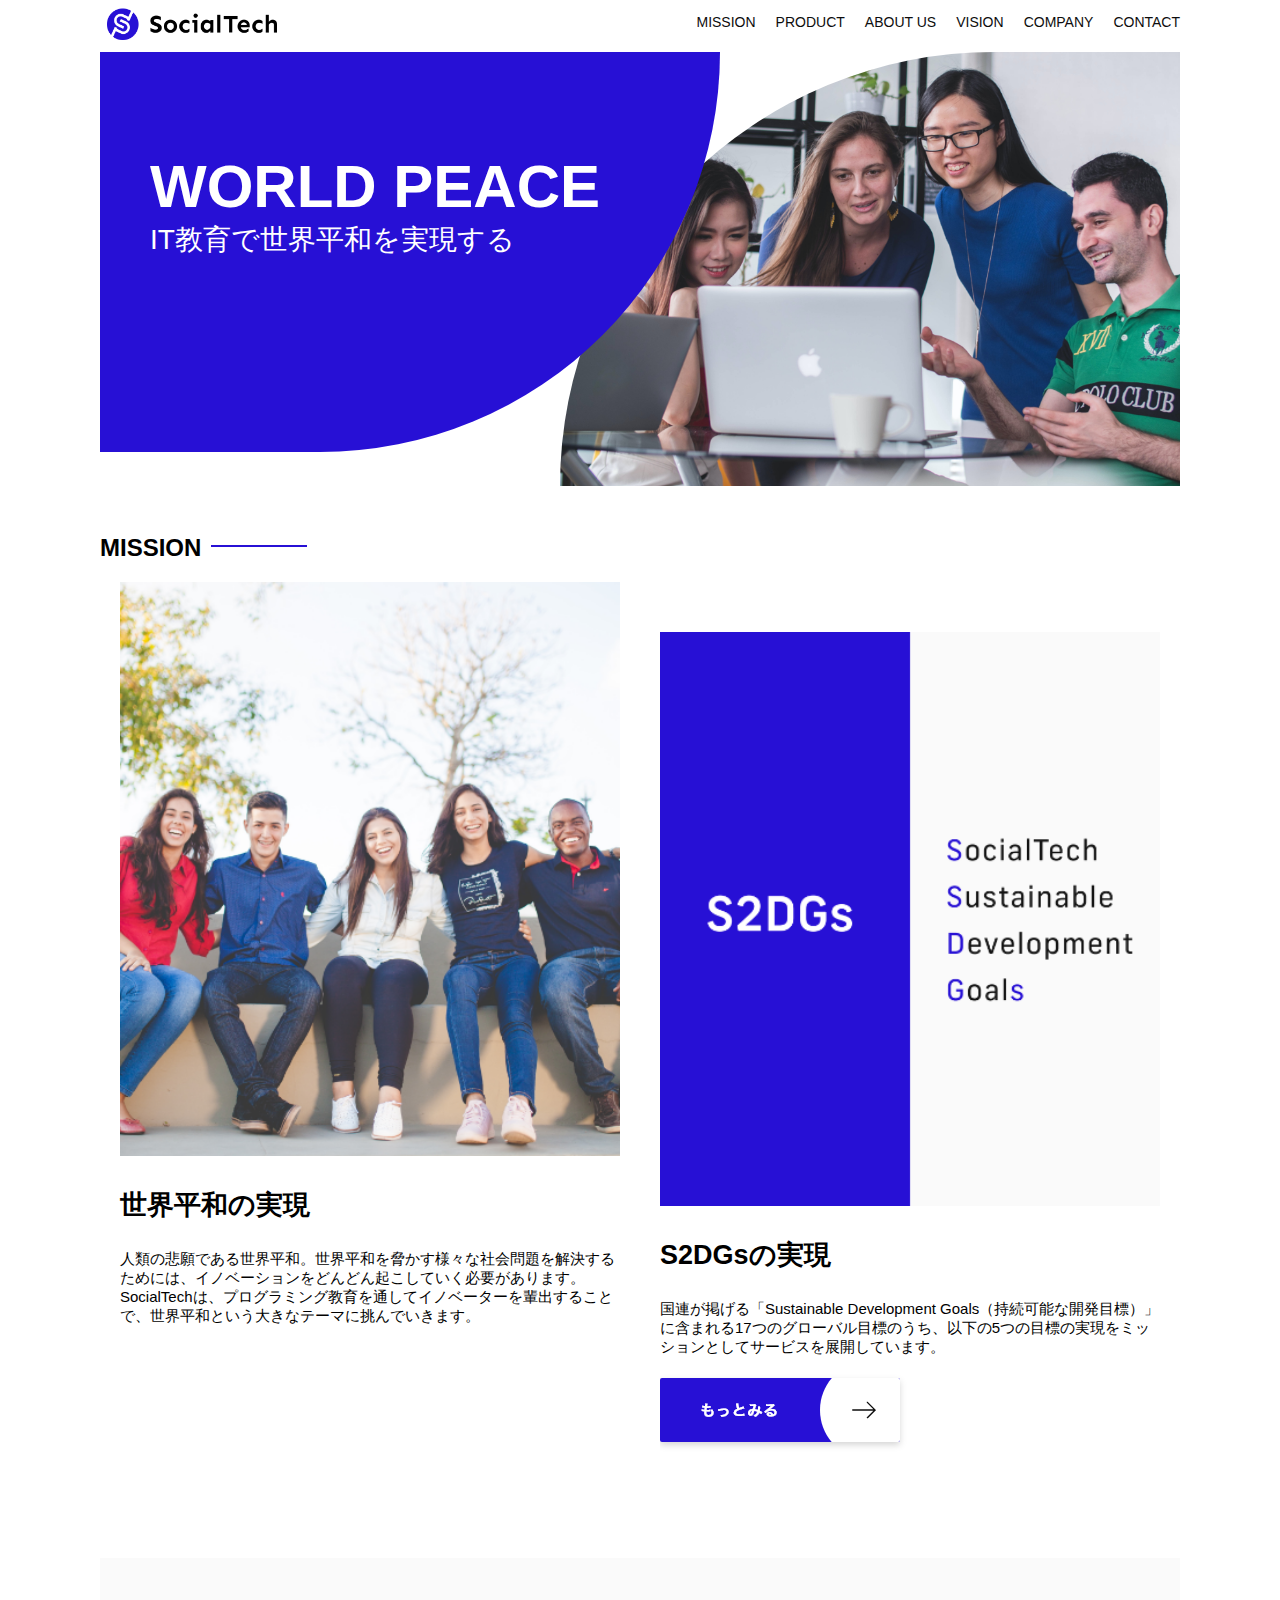
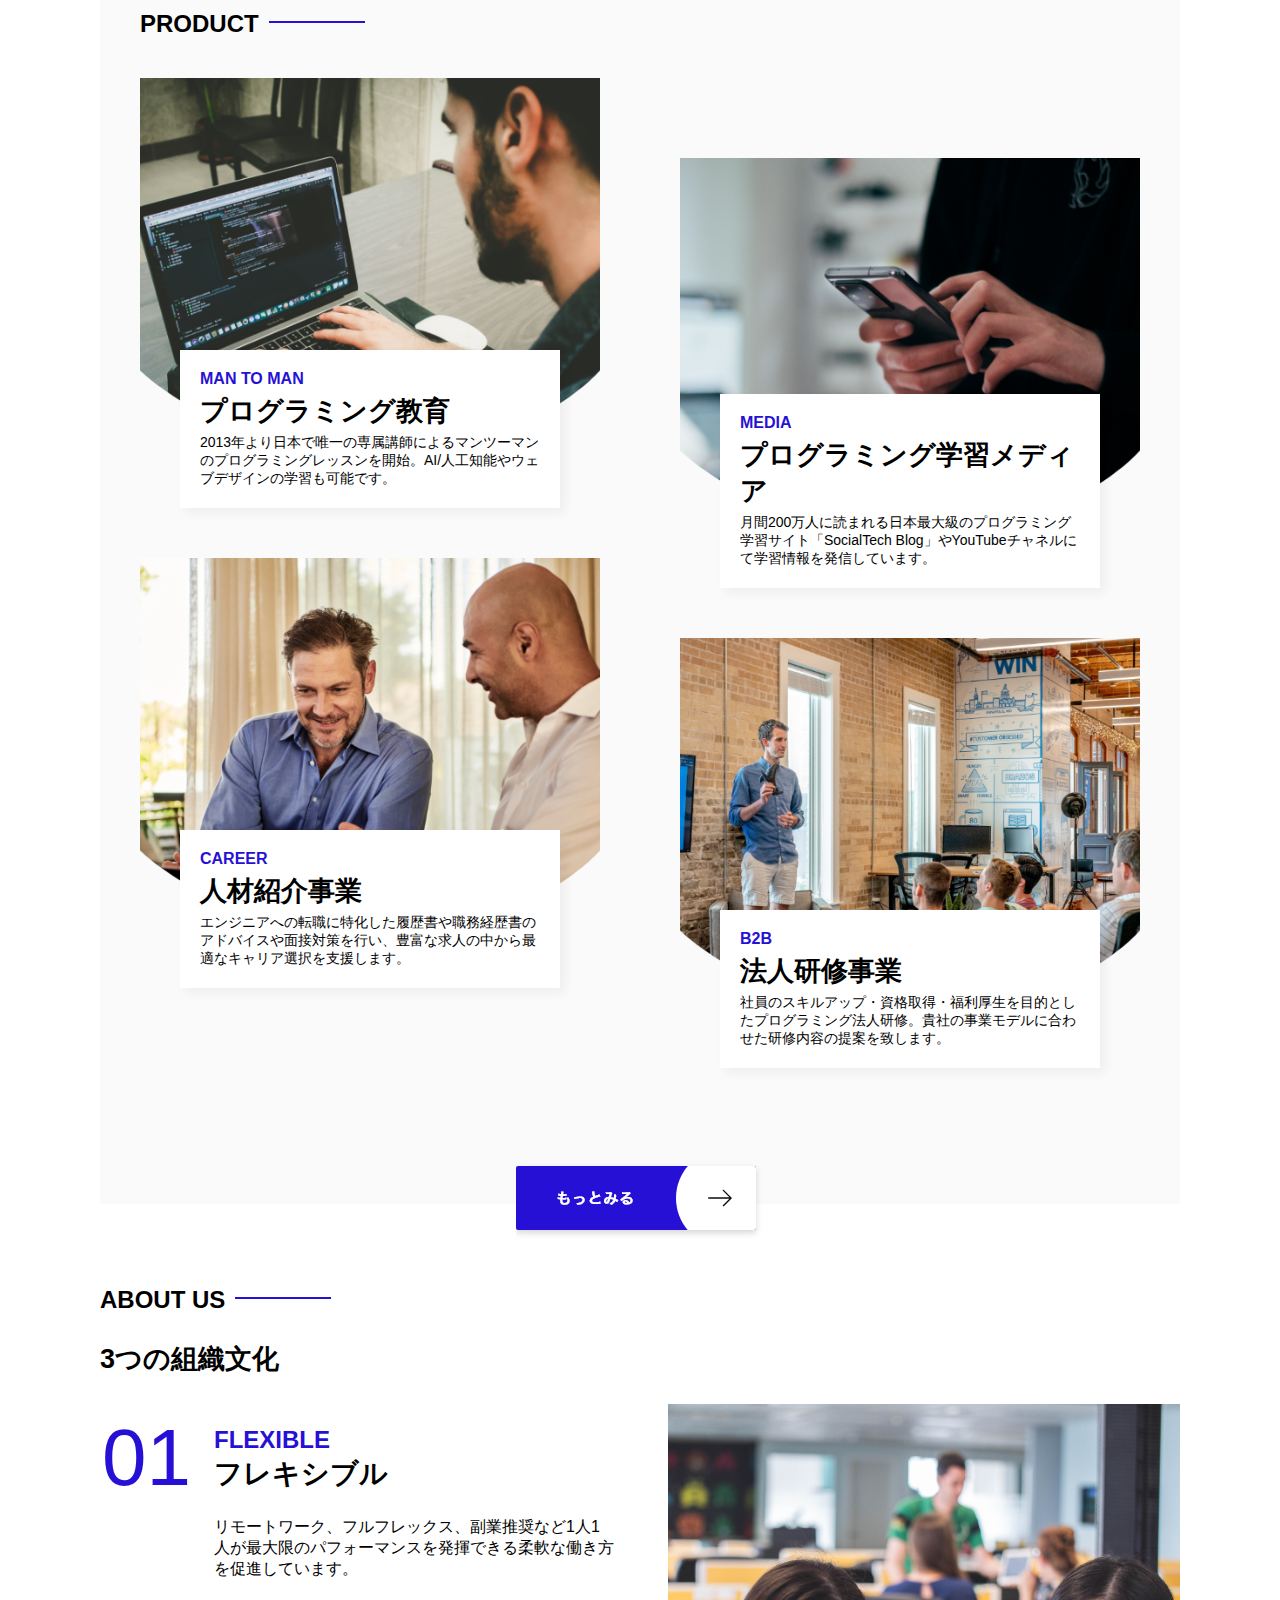
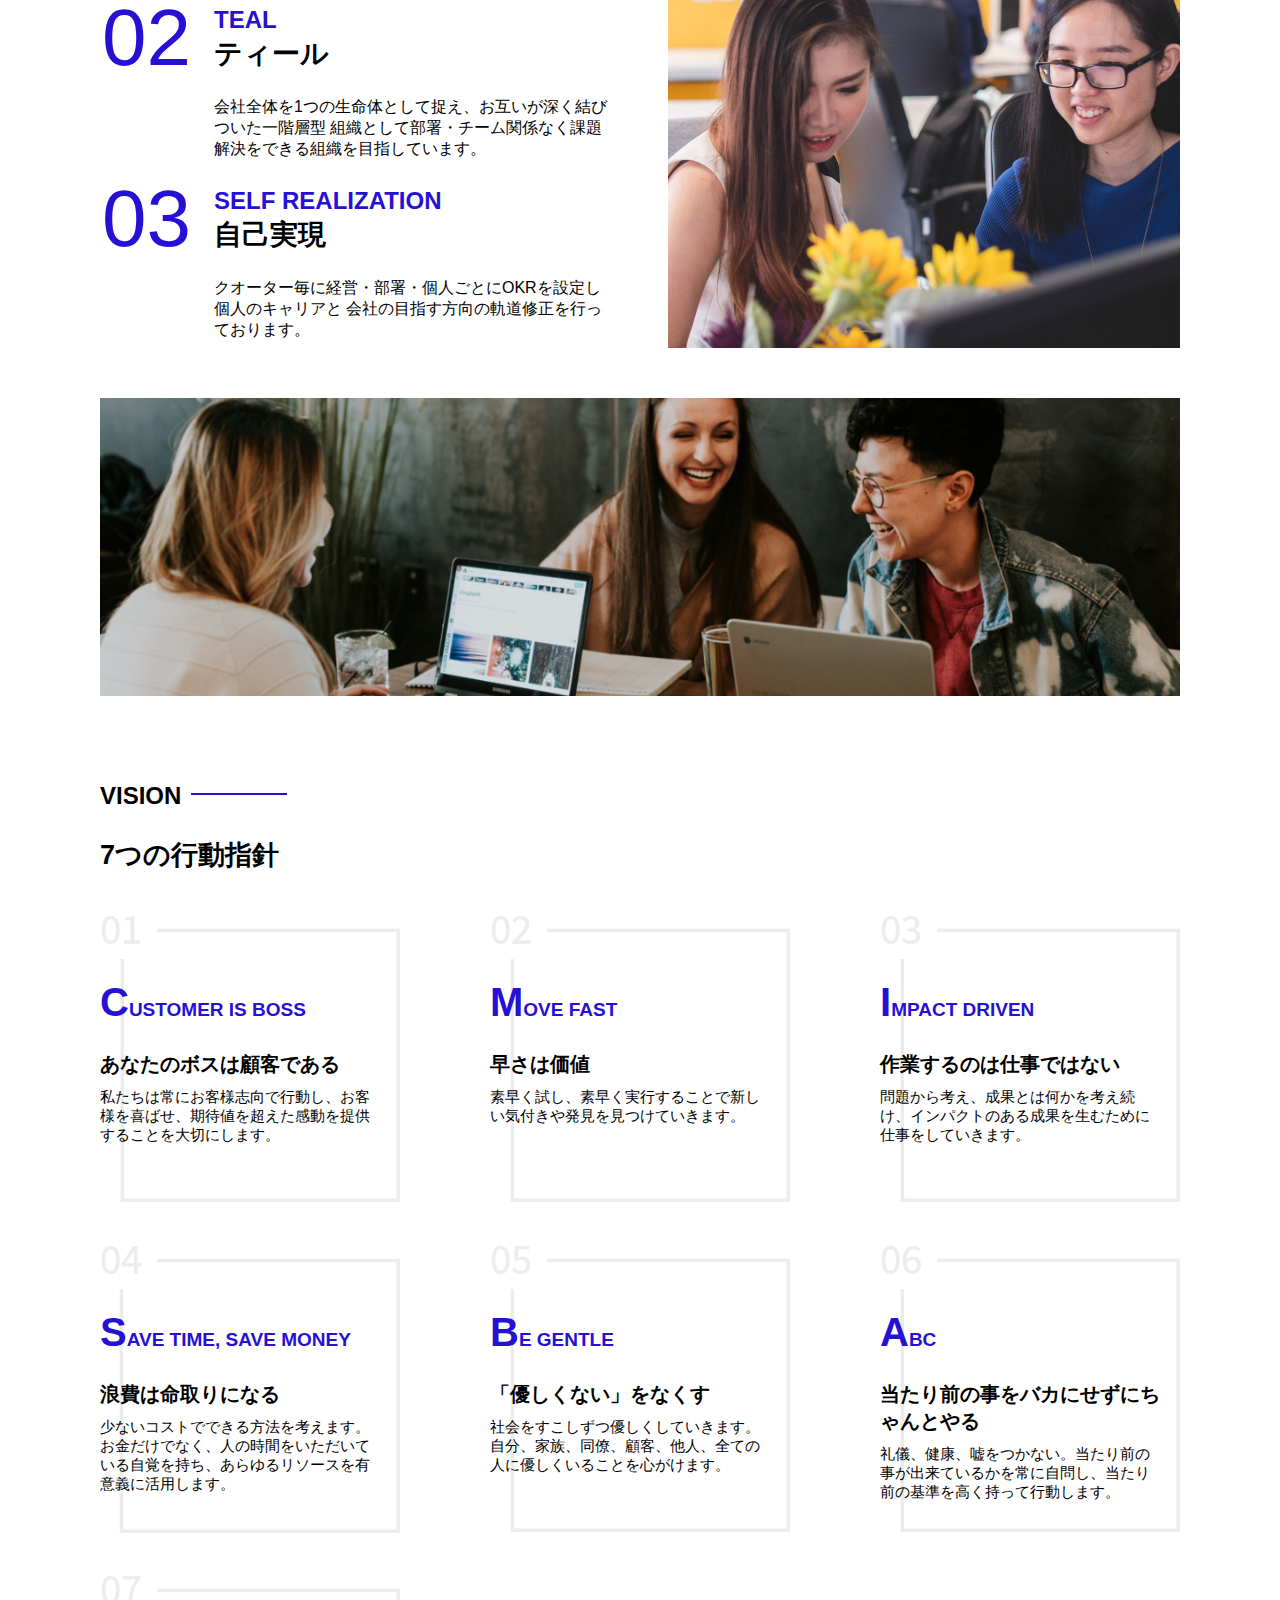
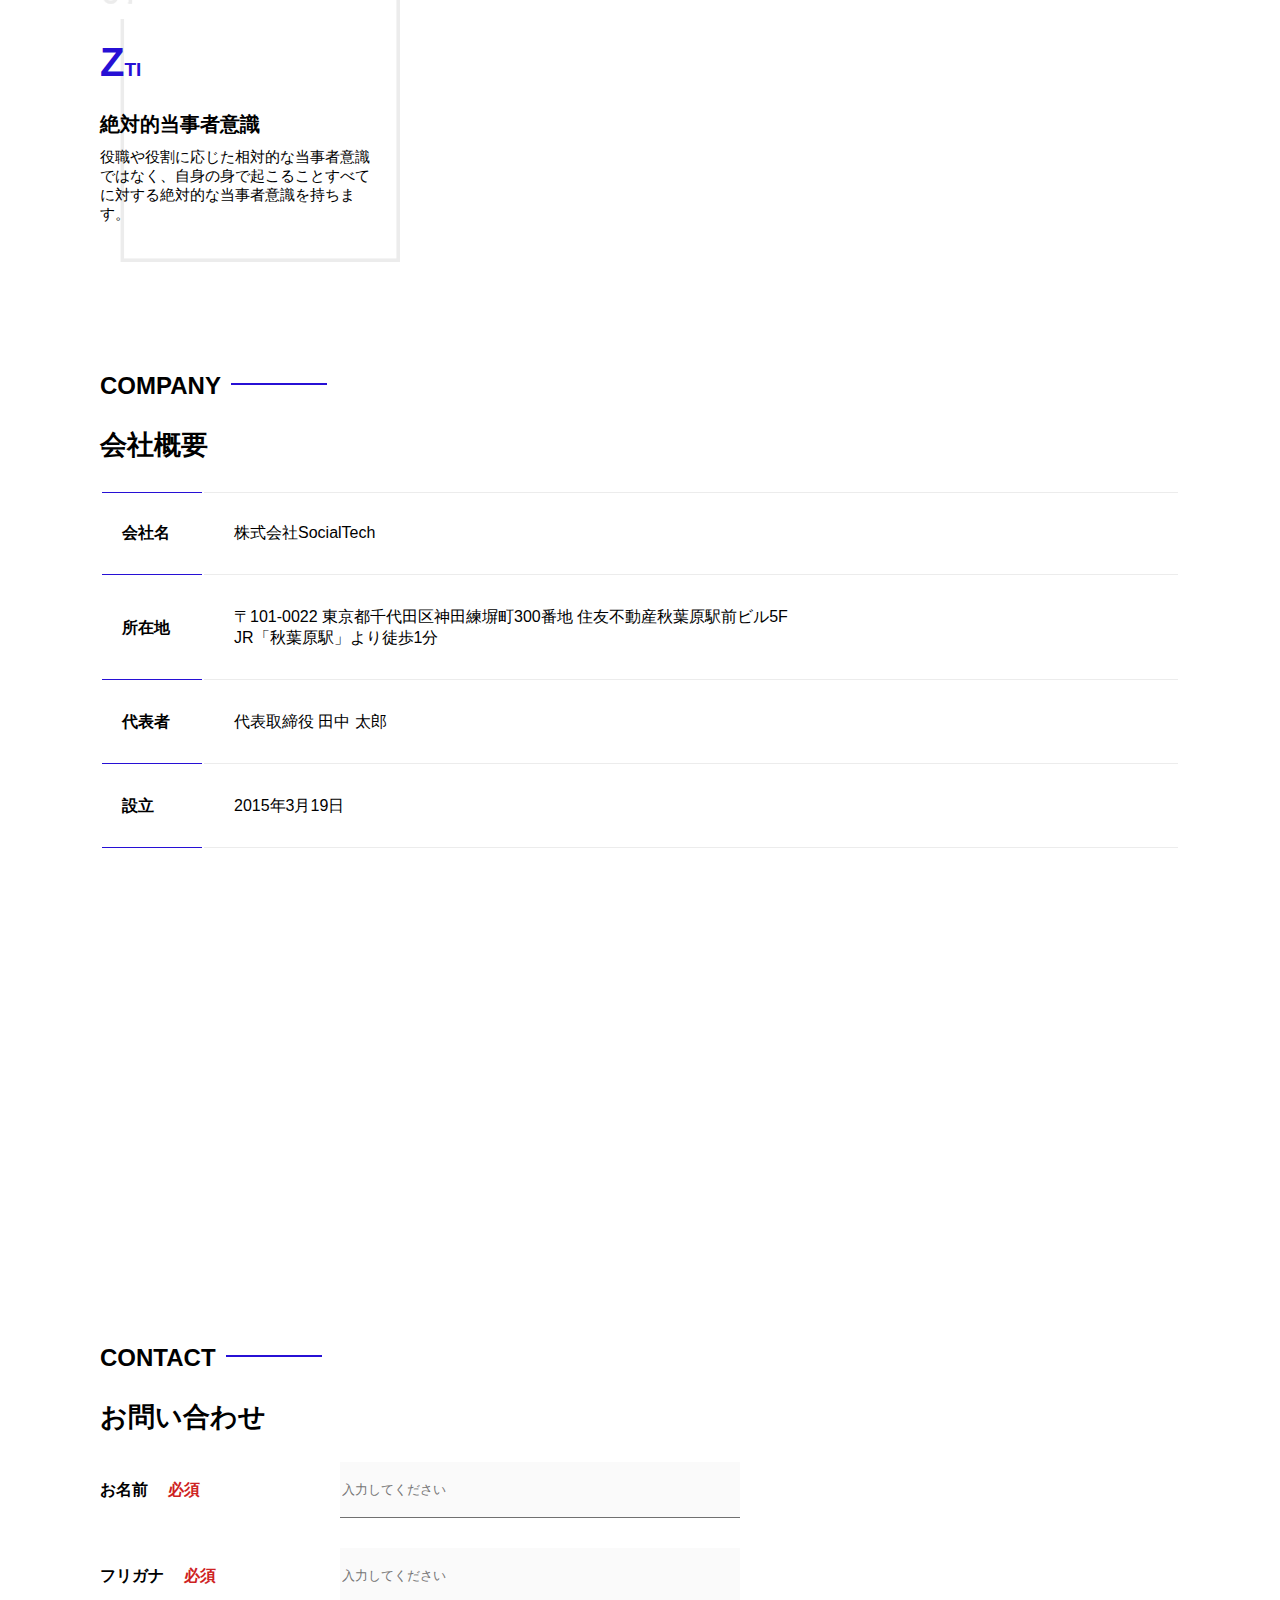
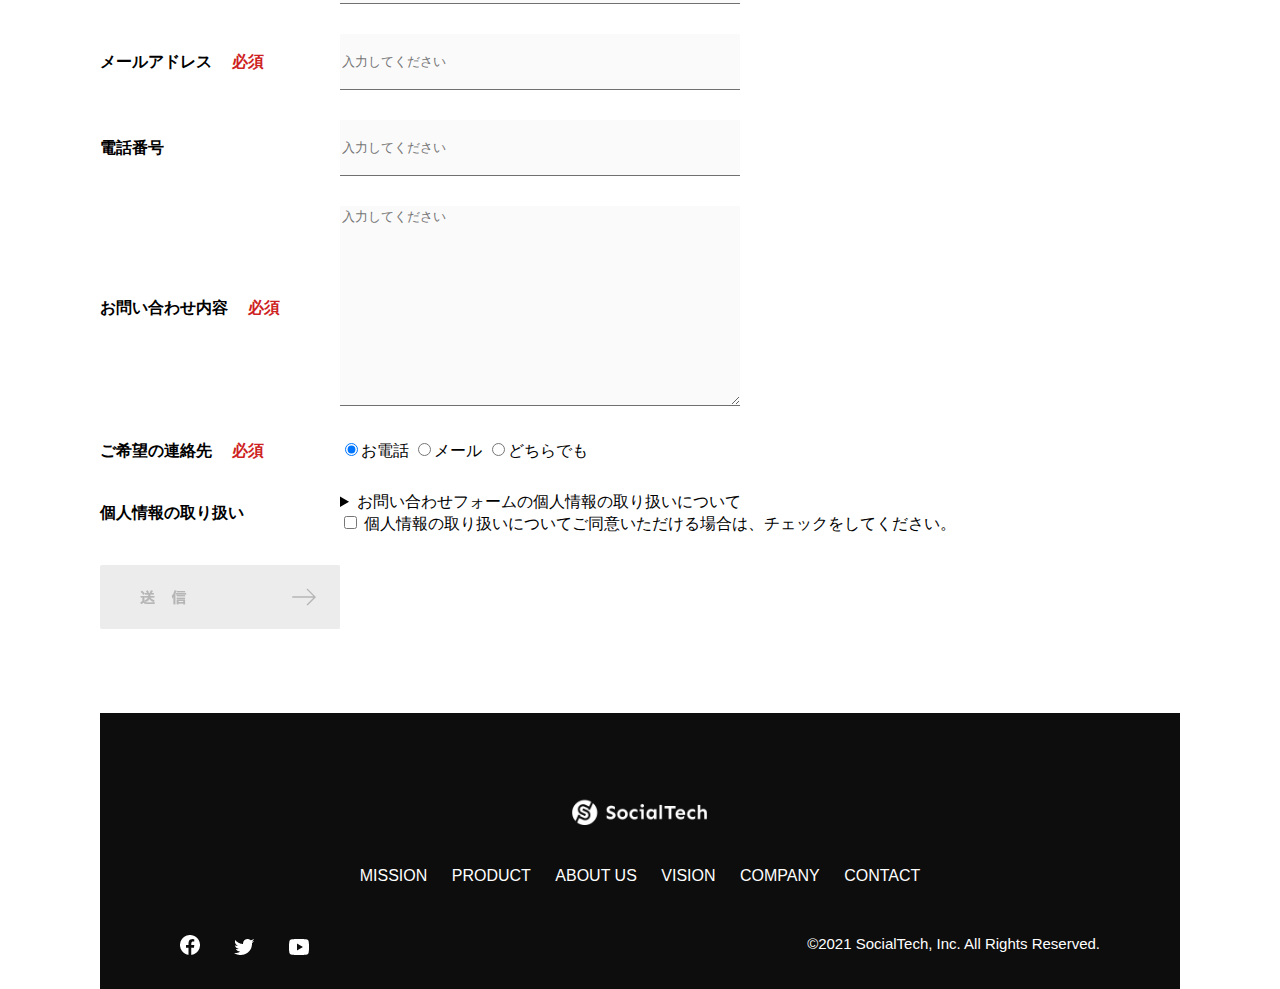
<file: kadai_tutorial_output/socialtech/index.html>
<!DOCTYPE html>
<html>
    <head>
        <title>SocialTech</title>
        <meta charset="utf-8">
        <meta name="description" content="SocialTechはEdTech業界のリーディングカンパニーを目指します。">
        <meta name="viewport" content="width=device-width, initial-scale=1.0">
        <link rel="stylesheet" href="style.css">
    </head>
    <body>
        <header>
            <a href="index.html" id="logo">
                <img src="images/logo.png" alt="トップページに戻る">
            </a>
            <!-- PC用 -->
            <nav id="nav-pc">
                <ul>
                    <li><a href="mission.html">MISSION</a></li>
                    <li><a href="product.html">PRODUCT</a></li>
                    <li><a href="index.html#aboutus">ABOUT US</a></li>
                    <li><a href="index.html#vision">VISION</a></li>
                    <li><a href="index.html#company">COMPANY</a></li>
                    <li><a href="index.html#contact">CONTACT</a></li>
                </ul>
            </nav>
            <!-- スマホ用 -->
            <button id="menu-sp" onclick="document.getElementById('nav-sp').style.display = 'block'">
                <img src="images/button-menu.png" alt="ナビゲーションを開く">
            </button>
            <div id="nav-sp">
                <button id="close" onclick="document.getElementById('nav-sp').style.display = 'none'">
                    <img src="images/button-close.png" alt="ナビゲーションを閉じる">
                </button>
                <nav>
                    <ul>
                        <li>
                            <a id="logo-sp" href="index.html" onclick="document.getElementById('nav-sp').style.display = 'none'">
                                <img src="images/logo-sp.png" alt="トップページに戻る">
                            </a>
                        </li>
                        <li><a class="menu" href="mission.html" onclick="document.getElementById('nav-sp').style.display = 'none'">
                            MISSION</a></li>
                        <li><a class="menu" href="product.html" onclick="document.getElementById('nav-sp').style.display = 'none'">
                            PRODUCT</a></li>
                        <li><a class="menu" href="index.html#aboutus" onclick="document.getElementById('nav-sp').style.display = 'none'">
                            ABOUT US</a></li>
                        <li><a class="menu" href="index.html#vision" onclick="document.getElementById('nav-sp').style.display = 'none'">
                            VISION</a></li>
                        <li><a class="menu" href="index.html#company" onclick="document.getElementById('nav-sp').style.display = 'none'">
                            COMPANY</a></li>
                        <li><a class="menu" href="index.html#contact" onclick="document.getElementById('nav-sp').style.display = 'none'">
                            CONTACT</a></li>
                    </ul>
                </nav>
                <div id="sns">
                    <a href="https://www.facebook.com/sejuku2013">
                        <img src="images/button-facebook.png" alt="Facebookのリンク">
                    </a>
                    <a href="https://twitter.com/samuraijuku">
                        <img src="images/button-twitter.png" alt="Twitterのリンク">
                    </a>
                    <a href="https://www.youtube.com/channel/UCCFOQO5aDK0xXam4cUQXT8g">
                        <img src="images/button-youtube.png" alt="YouTubeのリンク">
                    </a>
                </div>
            </div>
        </header>
        <main>
            <article>
                <!-- メインビジュアル -->
                <section id="main-visual">
                    <div id="main-message">
                        <h1>WORLD PEACE</h1>
                        <p>IT教育で世界平和を実現する</p>
                    </div>
                    <img src="images/index/index-main.png" alt="PCの周りに集まる多国籍の仲間たち">
                </section>
                <!-- ミッション -->
                <section id="mission">
                    <h2 class="index-h2">MISSION</h2>
                    <div id="mission-flex">
                        <div>
                            <img id="mission-photo" src="images/index/index-mission.png" alt="屋外のベンチで写真を撮影する多国籍の仲間たち">
                            <h3>世界平和の実現</h3>
                            <p>
                                人類の悲願である世界平和。世界平和を脅かす様々な社会問題を解決するためには、イノベーションをどんどん起こしていく必要があります。SocialTechは、プログラミング教育を通してイノベーターを輩出することで、世界平和という大きなテーマに挑んでいきます。
                            </p>
                        </div>
                        <div>
                            <img id="s2dgs" src="images/index/s2dgs.png" alt="S2DGs">
                            <h3>S2DGsの実現</h3>
                            <p>
                                国連が掲げる「Sustainable Development Goals（持続可能な開発目標）」に含まれる17つのグローバル目標のうち、以下の5つの目標の実現をミッションとしてサービスを展開しています。
                            </p>
                            <a href="mission.html">
                                <img src="images/button-more.png" alt="もっとみる">
                            </a>
                        </div>
                    </div>
                </section>
                <!-- プロダクト -->
                <section id="product">
                    <h2 class="index-h2">PRODUCT</h2>
                    <div class="product-flex">
                        <div id="product-left">
                            <div>
                                <img class="product-photo" src="images/index/index-mantoman.png" alt="PCでコードを書く男性">
                                <div class="product-explain">
                                    <span>MAN TO MAN</span>
                                    <h3>プログラミング教育</h3>
                                    <p>
                                        2013年より日本で唯一の専属講師によるマンツーマンのプログラミングレッスンを開始。AI/人工知能やウェブデザインの学習も可能です。
                                    </p>
                                </div>
                            </div>
                            <div>
                                <img class="product-photo" src="images/index/index-career.png" alt="笑顔で話し合う2人の男性">
                                <div class="product-explain">
                                    <span>CAREER</span>
                                    <h3>人材紹介事業</h3>
                                    <p>
                                        エンジニアへの転職に特化した履歴書や職務経歴書のアドバイスや面接対策を行い、豊富な求人の中から最適なキャリア選択を支援します。
                                    </p>
                                </div>
                            </div>
                        </div>
                        <div id="product-right">
                            <div>
                                <img class="product-photo" src="images/index/index-media.png" alt="スマートフォンを操作する人">
                                <div class="product-explain">
                                    <span>MEDIA</span>
                                    <h3>プログラミング学習メディア</h3>
                                    <p>
                                        月間200万人に読まれる日本最大級のプログラミング学習サイト「SocialTech Blog」やYouTubeチャネルにて学習情報を発信しています。
                                    </p>
                                </div>
                            </div>
                            <div>
                                <img class="product-photo" src="images/index/index-b2b.png" alt="講演中の男性とそれを聴く人々">
                                <div class="product-explain">
                                    <span>B2B</span>
                                    <h3>法人研修事業</h3>
                                    <p>
                                        社員のスキルアップ・資格取得・福利厚生を目的としたプログラミング法人研修。貴社の事業モデルに合わせた研修内容の提案を致します。
                                    </p>
                                </div>
                            </div>
                        </div>
                    </div>
                    <div id="product-more">
                        <a href="product.html">
                            <img src="images/button-more.png" alt="もっとみる">
                        </a>
                    </div>
                </section>
                <!-- ABOUT US -->
                <section id="aboutus">
                    <h2 class="index-h2">ABOUT US</h2>
                    <h3>3つの組織文化</h3>
                    <div>
                        <table class="culture-table">
                            <tr>
                                <td class="culture-num">01</td>
                                <th><span class="culture-en">FLEXIBLE</span><br>フレキシブル</th>
                            </tr>
                            <tr>
                                <td>
                                    <!-- 空のセル -->
                                </td>
                                <td class="culture-description">
                                    リモートワーク、フルフレックス、副業推奨など1人1人が最大限のパフォーマンスを発揮できる柔軟な働き方を促進しています。
                                </td>
                            </tr>
                            <tr>
                                <td class="culture-num">02</td>
                                <th><span class="culture-en">TEAL</span><br>ティール</th>
                            </tr>
                            <tr>
                                <td>
                                    <!-- 空のセル -->
                                </td>
                                <td class="culture-description">
                                    会社全体を1つの生命体として捉え、お互いが深く結びついた一階層型 組織として部署・チーム関係なく課題解決をできる組織を目指しています。
                                </td>
                            </tr>
                            <tr>
                                <td class="culture-num">03</td>
                                <th><span class="culture-en">SELF REALIZATION</span><br>自己実現</th>
                            </tr>
                            <tr>
                                <td>
                                    <!-- 空のセル -->
                                </td>
                                <td class="culture-description">
                                    クオーター毎に経営・部署・個人ごとにOKRを設定し個人のキャリアと 会社の目指す方向の軌道修正を行っております。
                                </td>
                            </tr>
                        </table>
                        <img class="culture-img" src="images/index/index-aboutus1.png" alt="笑顔で話し合う2人の女性">
                    </div>
                    <img class="culture-img2" src="images/index/index-aboutus2.png" alt="笑顔で話し合う3人の男女">
                </section>
                <!-- VISION -->
                <section id="vision">
                    <h2 class="index-h2">VISION</h2>
                    <h3>7つの行動指針</h3>
                    <div>
                        <div class="vision-box">
                            <img src="images/index/vision-01.png" alt="01">
                            <div>
                                <h4>CUSTOMER IS BOSS</h4>
                                <h5>あなたのボスは顧客である</h5>
                                <p>私たちは常にお客様志向で行動し、お客様を喜ばせ、期待値を超えた感動を提供することを大切にします。</p>
                            </div>
                        </div>
                        <div class="vision-box">
                            <img src="images/index/vision-02.png" alt="02">
                            <div>
                                <h4>MOVE FAST</h4>
                                <h5>早さは価値</h5>
                                <p>素早く試し、素早く実行することで新しい気付きや発見を見つけていきます。</p>
                            </div>
                        </div>
                        <div class="vision-box">
                            <img src="images/index/vision-03.png" alt="03">
                            <div>
                                <h4>IMPACT DRIVEN</h4>
                                <h5>作業するのは仕事ではない</h5>
                                <p>問題から考え、成果とは何かを考え続け、インパクトのある成果を生むために仕事をしていきます。</p>
                            </div>
                        </div>
                        <div class="vision-box">
                            <img src="images/index/vision-04.png" alt="04">
                            <div>
                                <h4>SAVE TIME, SAVE MONEY</h4>
                                <h5>浪費は命取りになる</h5>
                                <p>
                                    少ないコストでできる方法を考えます。お金だけでなく、人の時間をいただいている自覚を持ち、あらゆるリソースを有意義に活用します。
                                </p>
                            </div>
                        </div>
                        <div class="vision-box">
                            <img src="images/index/vision-05.png" alt="05">
                            <div>
                                <h4>BE GENTLE</h4>
                                <h5>「優しくない」をなくす</h5>
                                <p>社会をすこしずつ優しくしていきます。自分、家族、同僚、顧客、他人、全ての人に優しくいることを心がけます。</p>
                            </div>
                        </div>
                        <div class="vision-box">
                            <img src="images/index/vision-06.png" alt="06">
                            <div>
                                <h4>ABC</h4>
                                <h5>当たり前の事をバカにせずにちゃんとやる</h5>
                                <p>礼儀、健康、嘘をつかない。当たり前の事が出来ているかを常に自問し、当たり前の基準を高く持って行動します。</p>
                            </div>
                        </div>
                        <div class="vision-box">
                            <img src="images/index/vision-07.png" alt="07">
                            <div>
                                <h4>ZTI</h4>
                                <h5>絶対的当事者意識</h5>
                                <p>役職や役割に応じた相対的な当事者意識ではなく、自身の身で起こることすべてに対する絶対的な当事者意識を持ちます。</p>
                            </div>
                        </div>
                    </div>
                </section>
                <!-- COMPANY -->
                <section id="company">
                    <h2 class="index-h2">COMPANY</h2>
                    <h3>会社概要</h3>
                    <table id="company-table">
                        <tr>
                            <th class="tableheader tableheader-first">会社名</th>
                            <td class="cell cell-first">株式会社SocialTech</td>
                        </tr>
                        <tr>
                            <th class="tableheader">所在地</th>
                            <td class="cell">〒101-0022 東京都千代田区神田練塀町300番地 住友不動産秋葉原駅前ビル5F<br>
                                JR「秋葉原駅」より徒歩1分
                            </td>
                        </tr>
                        <tr>
                            <th class="tableheader">代表者</th>
                            <td class="cell">代表取締役 田中 太郎</td>
                        </tr>
                        <tr>
                            <th class="tableheader">設立</th>
                            <td class="cell">2015年3月19日</td>
                        </tr>
                    </table>
                    <iframe src="https://www.google.com/maps/embed?pb=!1m18!1m12!1m3!1d3240.0686781122886!2d139.7720776745723!3d35.69992752894883!2m3!1f0!2f0!3f0!3m2!1i1024!2i768!4f13.1!3m3!1m2!1s0x60188fee13660e23%3A0x77137876edf742ac!2z5L2P5Y-L5LiN5YuV55Sj56eL6JGJ5Y6f6aeF5YmN44OT44Or!5e0!3m2!1sja!2sjp!4v1743507878248!5m2!1sja!2sjp" 
                    style="border:0" allowfullscreen="" loading="lazy">
                    </iframe>
                </section>
                <!-- お問い合わせフォーム -->
                <section id="contact">
                    <h2 class="index-h2">CONTACT</h2>
                    <h3>お問い合わせ</h3>
                    <form>
                        <div>
                            <div class="contact-heading">
                                <label class="contact-label">お名前<span class="contact-span">必須</span></label>
                            </div>
                            <div>
                                <input type="text" name="name" placeholder="入力してください" class="contact-textbox">
                            </div>
                        </div>
                        <div>
                            <div class="contact-heading">
                                <label class="contact-label">フリガナ<span class="contact-span">必須</span></label>
                            </div>
                            <div>
                                <input type="text" name="hurigana" placeholder="入力してください" class="contact-textbox">
                            </div>
                        </div>
                        <div>
                            <div class="contact-heading">
                                <label class="contact-label">メールアドレス<span class="contact-span">必須</span></label>
                            </div>
                            <div>
                                <input type="text" name="email" placeholder="入力してください" class="contact-textbox">
                            </div>
                        </div>
                        <div>
                            <div class="contact-heading">
                                <label class="contact-label">電話番号</label>
                            </div>
                            <div>
                                <input type="text" name="tel" placeholder="入力してください" class="contact-textbox">
                            </div>
                        </div>
                        <div>
                            <div class="contact-heading">
                                <label class="contact-label">お問い合わせ内容<span class="contact-span">必須</span></label>
                            </div>
                            <div>
                                <textarea class="contact-textarea" placeholder="入力してください" name="message"></textarea>
                            </div>
                        </div>
                        <div>
                            <div class="contact-heading">
                                <label class="contact-label">ご希望の連絡先<span class="contact-span">必須</span></label>
                            </div>
                            <div>
                                <input class="radiobutton" type="radio" value="tel" name="contact" checked><label>お電話</label>
                                <input class="radiobutton" type="radio" value="mail" name="contact"><label>メール</label>
                                <input class="radiobutton" type="radio" value="both" name="contact"><label>どちらでも</label>
                            </div>
                        </div>
                        <div>
                            <div class="contact-heading">
                                <label class="contact-label">個人情報の取り扱い</label>
                            </div>
                            <div>
                                <details>
                                    <summary>お問い合わせフォームの個人情報の取り扱いについて</summary>
                                    <div>
                                        <dl>
                                            <dt>１．組織の名称又は氏名</dt>
                                            <dd>株式会社SocialTech</dd>
                                            <dt>２．個人情報保護管理者（若しくはその代理人）の氏名又は職名、所属及び連絡先</dt>
                                            <dd>
                                                <p>鈴木 一郎 コーポレート部</p>
                                                <p>メールアドレス：samurai@example.com</p>
                                                <p>TEL：03-1234-5678</p>
                                            </dd>
                                            <dt>３．個人情報の利用目的</dt>
                                            <dd>
                                                <ul>
                                                    <li>本サービス及び本サービスに関連する情報の提供又はそれらに関する連絡のため</li>
                                                    <li>ユーザーの本人確認のため</li>
                                                    <li>当社サービスのご案内のため</li>
                                                    <li>当社の商品等の広告または宣伝（電子メールによるものを含むものとします。）</li>
                                                </ul>
                                            </dd>
                                            <dt>４．個人情報の取り扱い業務の委託</dt>
                                            <dd>
                                                個人情報の取扱業務の全部または一部を外部に業務委託する場合があります。その際、弊社は、
                                                個人情報を適切に保護できる管理体制を敷き実行していることを条件として委託先を厳選したうえで、
                                                機密保持契約を委託先と締結し、お客様の個人情報を厳密に管理させます。
                                            </dd>
                                            <dt>５．個人情報の開示等の請求</dt>
                                            <dd>
                                                お客様は、弊社に対してご自身の個人情報の開示等（利用目的の通知、開示、内容の訂正・追加・削除、
                                                利用の停止または消去、第三者への提供の停止）に関して、当社問い合わせ窓口に申し出ることができます。<br>
                                                その際、弊社はお客様ご本人を確認させていただいたうえで、合理的な期間内に対応いたします。<br>
                                                なお、個人情報に関する弊社問い合わせ先は、次の通りです。
                                            </dd>
                                            <dd>
                                                <p>株式会社SocialTech　個人情報問い合わせ窓口</p>
                                                <p>〒150-0043　東京都千代田区神田練塀町300番地 住友不動産秋葉原駅前ビル5F</p>
                                                <p>メールアドレス：samurai@example.com　TEL：03-1234-5678</p>
                                            </dd>
                                            <dt>６．個人情報を提供されることの任意性について</dt>
                                            <dd>
                                                お客様がご自身の個人情報を弊社に提供されるか否かは、お客様のご判断によりますが、
                                                もしご提供されない場合には、適切なサービスが提供できない場合がありますので予めご了承ください。
                                            </dd>
                                        </dl>
                                    </div>
                                </details>
                                <input type="checkbox" name="agree">
                                <span>個人情報の取り扱いについてご同意いただける場合は、チェックをしてください。</span>
                            </div>
                        </div>
                        <input type="image" src="images/button-submit.png" alt="送信する">
                    </form>
                </section>
            </article>
        </main>
        <footer>
            <div id="footer-logo">
                <img src="images/logo-sp.png" alt="SocialTech">
            </div>
            <div id="footer-link">
                <a href="mission.html">MISSION</a>
                <a href="product.html">PRODUCT</a>
                <a href="index.html#aboutus">ABOUT US</a>
                <a href="index.html#vision">VISION</a>
                <a href="index.html#company">COMPANY</a>
                <a href="index.html#contact">CONTACT</a>
            </div>
            <div id="sns-footer">
                <div class="sns-btns">
                    <a href="https://www.facebook.com/sejuku2013"><img src="images/button-facebook.png" alt="Facebookのリンク"></a>
                    <a href="https://twitter.com/samuraijuku"><img src="images/button-twitter.png" alt="Twitterのリンク"></a>
                    <a href="https://www.youtube.com/channel/UCCFOQO5aDK0xXam4cUQXT8g">
                        <img src="images/button-youtube.png" alt="YouTubeのリンク">
                    </a>
                </div>
                <p id="copyright">&copy;2021 SocialTech, Inc. All Rights Reserved.</p>
            </div>
        </footer>
    </body>
</html>
</file>
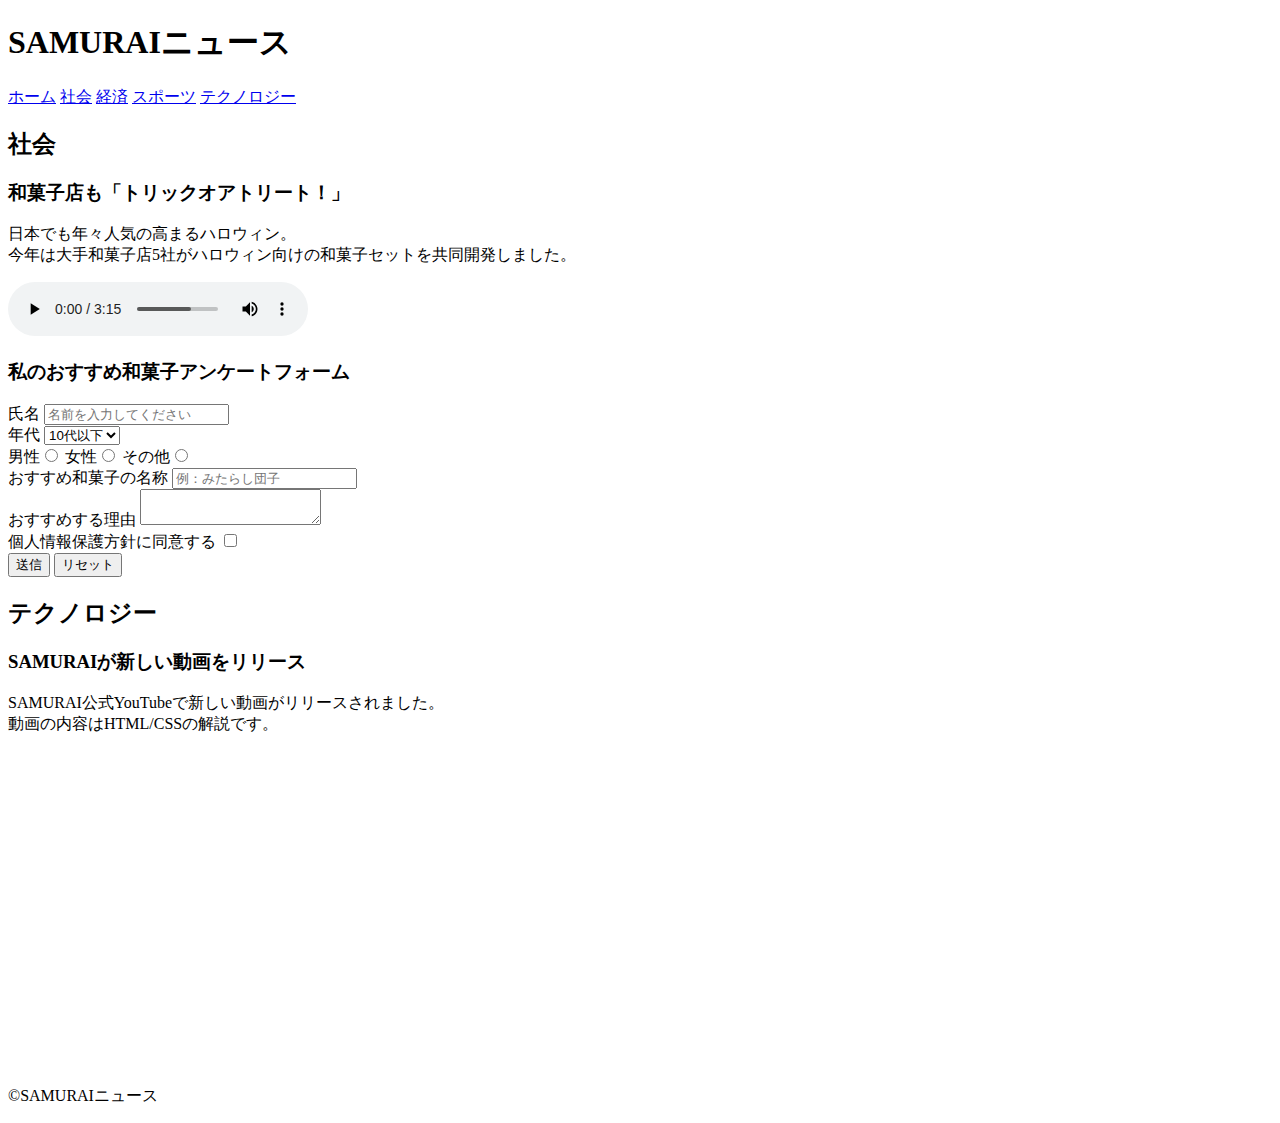
<file: kadai_008/kadai_008.html>
<!DOCTYPE html>
<html>
    <head>
        <title>8章課題</title>
        <meta name="description" content="このページは8章の課題です。">
        <meta charset="UTF-8">
    </head>
    <body>
        <header>
            <h1>SAMURAIニュース</h1>
            <nav>
                <a href="https://www.sejuku.net/">ホーム</a>
                <a href="https://www.sejuku.net/">社会</a>
                <a href="https://www.sejuku.net/">経済</a>
                <a href="https://www.sejuku.net/">スポーツ</a>
                <a href="https://www.sejuku.net/">テクノロジー</a>
            </nav>
        </header>
        <main>
            <article>
                <h2>社会</h2>
                <section>
                    <h3>和菓子店も「トリックオアトリート！」</h3>
                    <p>日本でも年々人気の高まるハロウィン。<br>
                    今年は大手和菓子店5社がハロウィン向けの和菓子セットを共同開発しました。</p>
                    <audio src="ichi.mp3" controls></audio>
                </section>
                <section>
                    <h3>私のおすすめ和菓子アンケートフォーム</h3>
                    <form>
                        <label>氏名</label>
                        <input type="text" placeholder="名前を入力してください">
                        <br>
                        <label>年代</label>
                        <select>
                            <option>10代以下</option>
                            <option>20代</option>
                            <option>30代</option>
                            <option>40代以上</option>
                        </select>
                        <br>
                        <label>男性</label><input type="radio" name="gender">
                        <label>女性</label><input type="radio" name="gender">
                        <label>その他</label><input type="radio" name="gender">
                        <br>
                        <label>おすすめ和菓子の名称</label>
                        <input type="text" placeholder="例：みたらし団子">
                        <br>
                        <label>おすすめする理由</label>
                        <textarea></textarea>
                        <br>
                        <label>個人情報保護方針に同意する</label>
                        <input type="checkbox">
                        <br>
                        <input type="submit" value="送信">
                        <input type="reset" value="リセット">
                    </form>
                </section>
            </article>
            <article>
                <h2>テクノロジー</h2>
                <section>
                    <h3>SAMURAIが新しい動画をリリース</h3>
                    <p>SAMURAI公式YouTubeで新しい動画がリリースされました。<br>
                    動画の内容はHTML/CSSの解説です。</p>
                    <iframe width="560" height="315" src="https://www.youtube.com/embed/2JLiGSUohEo?si=qo42bXPU2TGqlXqN" 
                    title="YouTube video player" frameborder="0" 
                    allow="accelerometer; autoplay; clipboard-write; encrypted-media; gyroscope; picture-in-picture; web-share" 
                    referrerpolicy="strict-origin-when-cross-origin" allowfullscreen></iframe>
                </section>
            </article>
        </main>
        <footer>
            <p>&copy;SAMURAIニュース</p>
        </footer>
    </body>
</html>
</file>
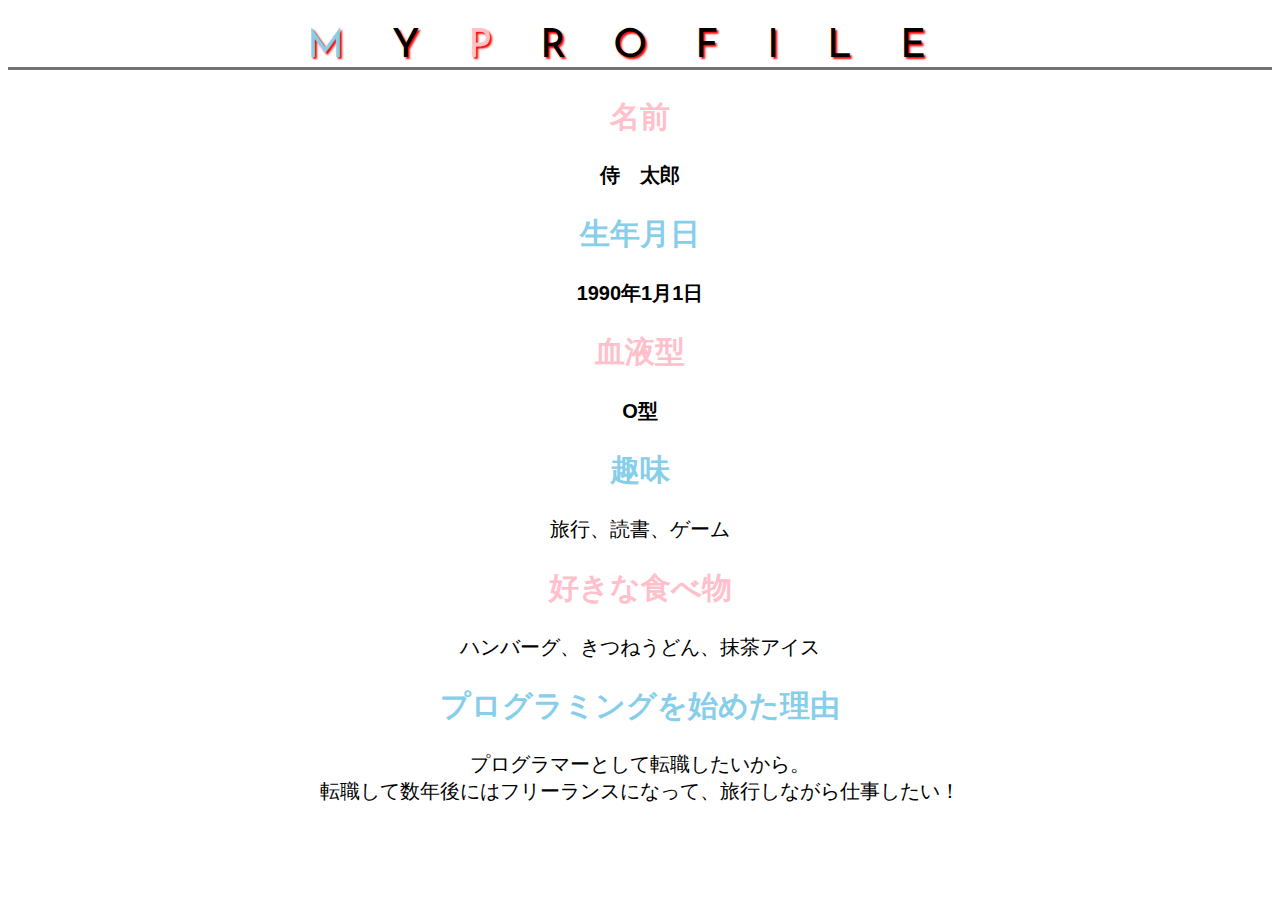
<file: kadai_015/kadai_015.html>
<!DOCTYPE html>
<html>
    <head>
        <title>15章課題</title>
        <meta charset="UTF-8">
        <meta name="description" content="このページは15章の課題です。">
        <link rel="stylesheet" href="style.css">
        <link rel="preconnect" href="http://fonts.googleapis.com">
        <link rel="preconnect" href="https://fonts.gstatic.com" crossorigin>
        <link href="https://fonts.googleapis.com/css2?family=Josefin+Sans&display=swap" rel="stylesheet">
    </head>
    <body>
        <h1><span class="blue">M</span>Y<span class="pink">P</span>ROFILE</h1>
        <div id="basic">
            <h2 class="pink">名前</h2>
            <p>侍　太郎</p>
            <h2 class="blue">生年月日</h2>
            <p>1990年1月1日</p>
            <h2 class="pink">血液型</h2>
            <p>O型</p>
        </div>
        <h2 class="blue">趣味</h2>
        <p>旅行、読書、ゲーム</p>
        <h2 class="pink">好きな食べ物</h2>
        <p>ハンバーグ、きつねうどん、抹茶アイス</p>
        <h2 class="blue">プログラミングを始めた理由</h2>
        <p>プログラマーとして転職したいから。<br>転職して数年後にはフリーランスになって、旅行しながら仕事したい！</p>
    </body>
</html>
</file>
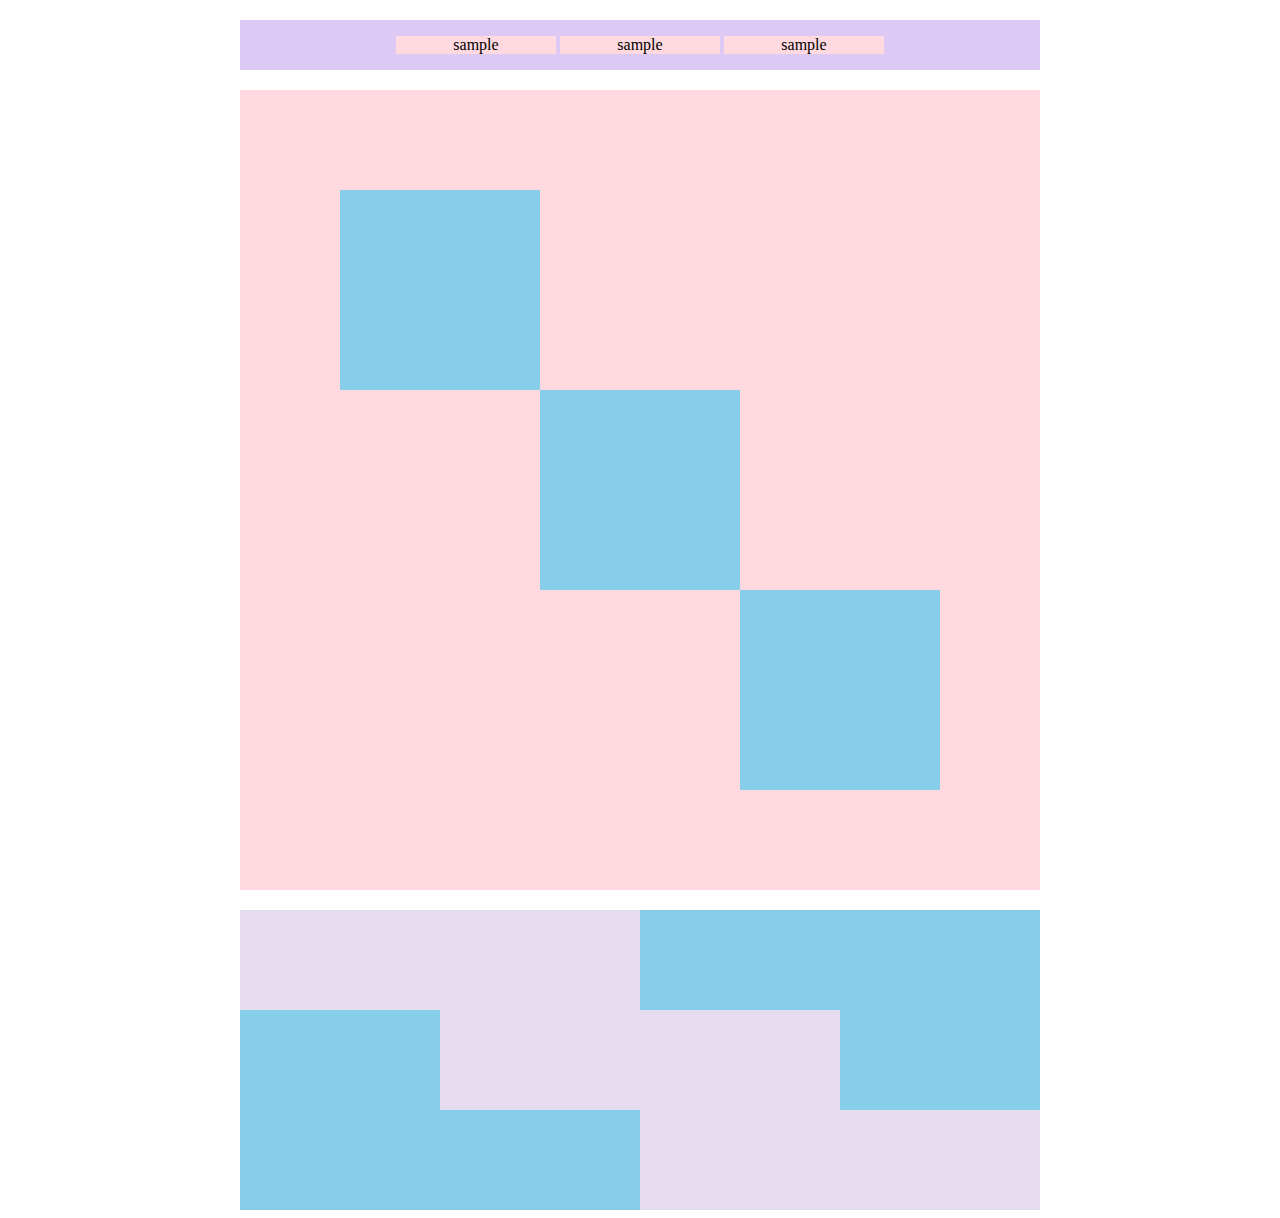
<file: kadai_018/kadai_018.html>
<!DOCTYPE html>
<html>
<head>
  <meta charset="UTF-8">
  <link rel="stylesheet" href="style.css">
  <meta name="description" content="このページは18章の課題です。">
  <title>18章課題</title>
</head>
<body>
  <div id="top">
    <p class="top-child">sample</p>
    <p class="top-child">sample</p>
    <p class="top-child">sample</p>
  </div>
  <div id="middle">
    <div id="middle-child01"></div>
    <div id="middle-child02"></div>
    <div id="middle-child03"></div>
  </div>
  <div id="bottom">
    <div id="bottom-child01"></div>
    <div id="bottom-child02"></div>
    <div id="bottom-child03"></div>
  </div>
</body>
</html>
</file>
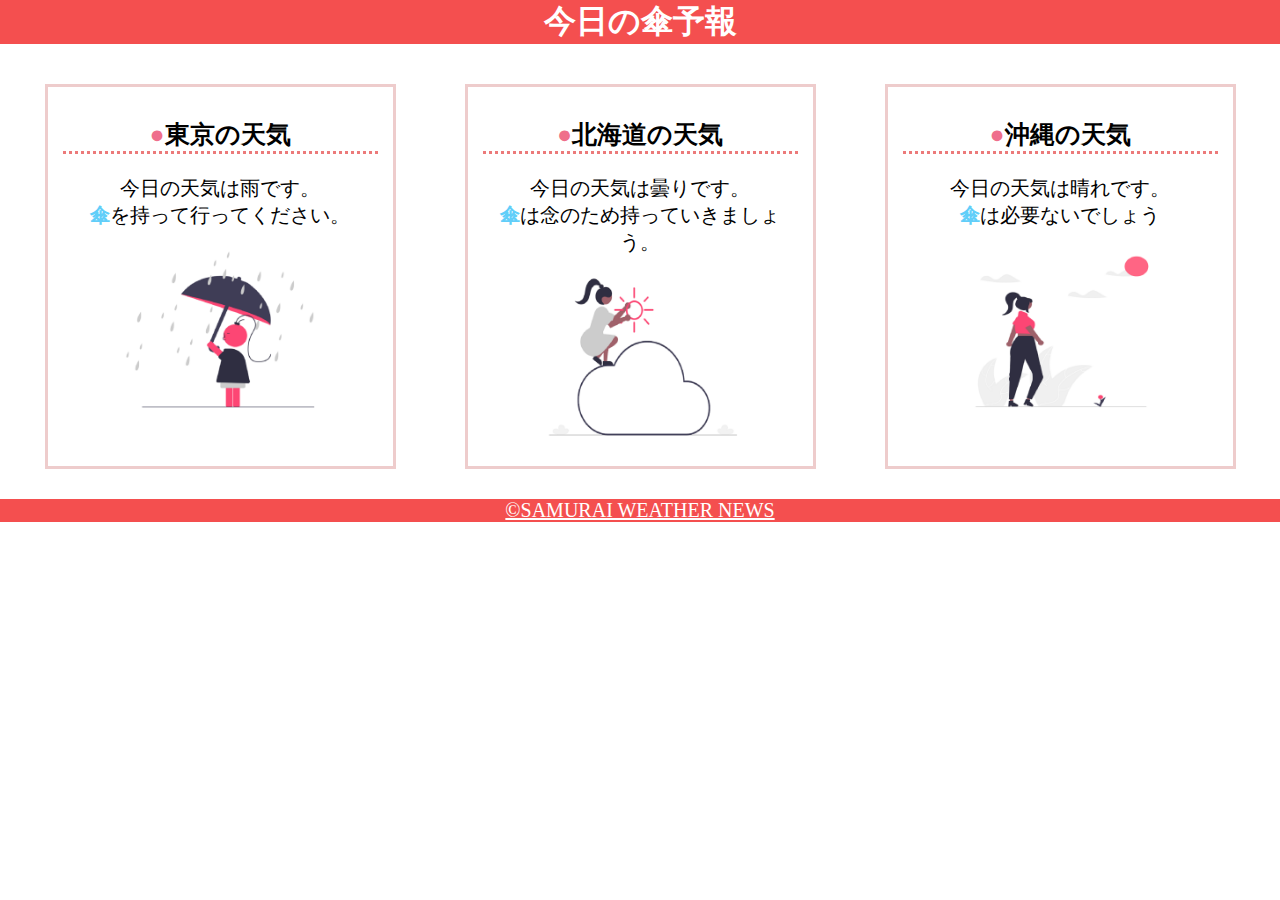
<file: kadai_022/kadai_022.html>
<!DOCTYPE html>
<html>
    <head>
        <meta charset="UTF-8">
        <meta name="viewport" content="width=device-width, initial-scale=1.0">
        <link rel="stylesheet" href="style.css">
        <meta name="description" content="このページは22章の課題です。">
        <title>22章の課題</title>
    </head>
    <body>

        <header>
            <h1>今日の傘予報</h1>
        </header>

        <main>

            <div id="parent">
                <div class="contents">
                    <h2>東京の天気</h2>
                    <p>今日の天気は雨です。</p>
                    <p>傘を持って行ってください。</p>
                    <img src="images/rainy.png" alt="雨">
                </div>

                <div class="contents">
                    <h2>北海道の天気</h2>
                    <p>今日の天気は曇りです。</p>
                    <p>傘は念のため持っていきましょう。</p>
                    <img src="images/cloudy.png" alt="曇り">
                </div>

                <div class="contents">
                    <h2>沖縄の天気</h2>
                    <p>今日の天気は晴れです。</p>
                    <p>傘は必要ないでしょう</p>
                    <img src="images/sunny.png" alt="晴れ">
                </div>

            </div>

        </main>

        <footer>
            <a href="https://www.sejuku.net/corp/">&copy;SAMURAI WEATHER NEWS</a>
        </footer>
        
    </body>
</html>
</file>
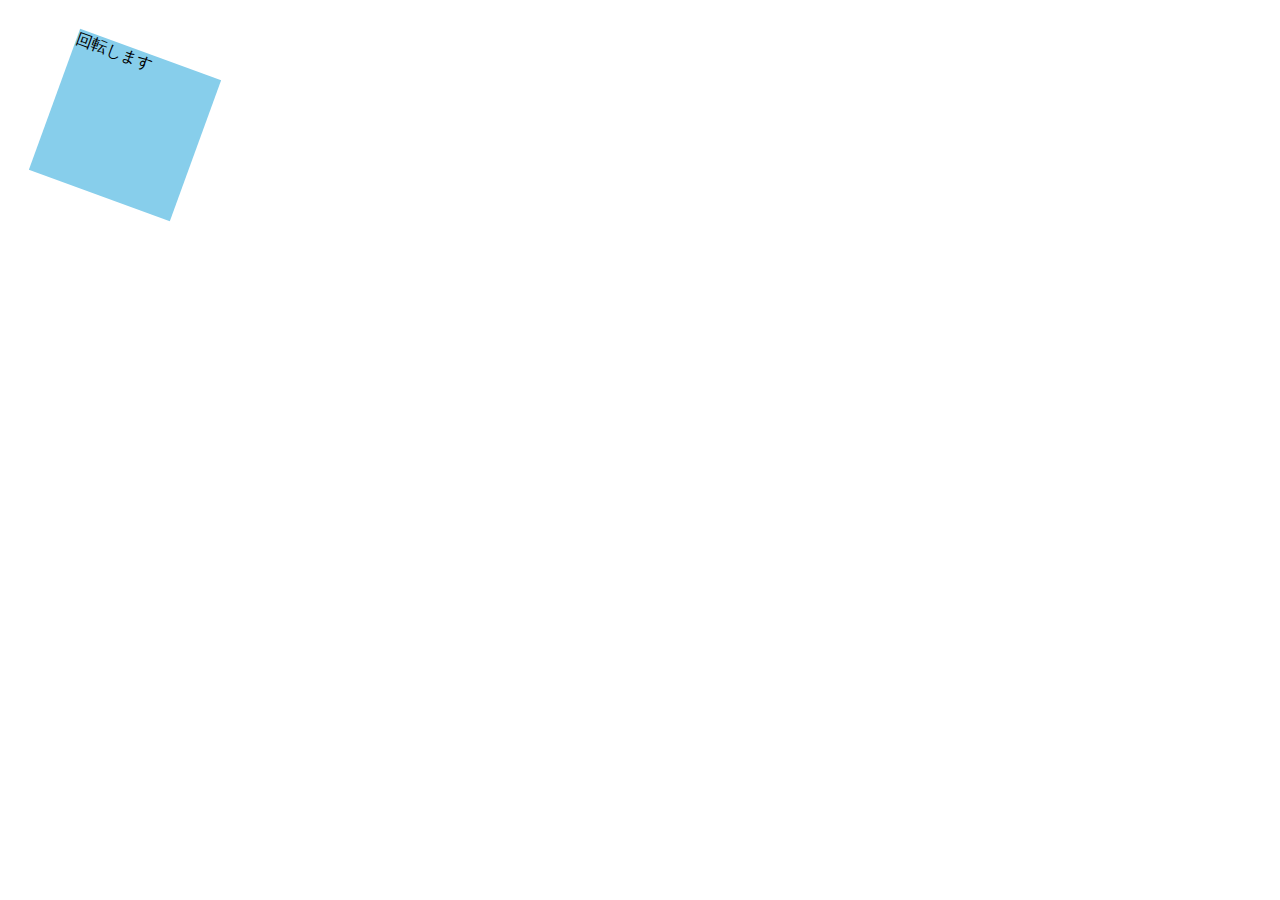
<file: kadai_mdn_css/mdn.html>
<!DOCTYPE html>
<html>

<head>
    <style>
        div {
            position: absolute;
            left: 50px;
            top:50px;
            width: 150px;
            height: 150px;
            background-color: skyblue;
            transform: rotate(20deg);
        }
    </style>
</head>

<body>
    <div>
        回転します
    </div>

</body>

</html>
</file>
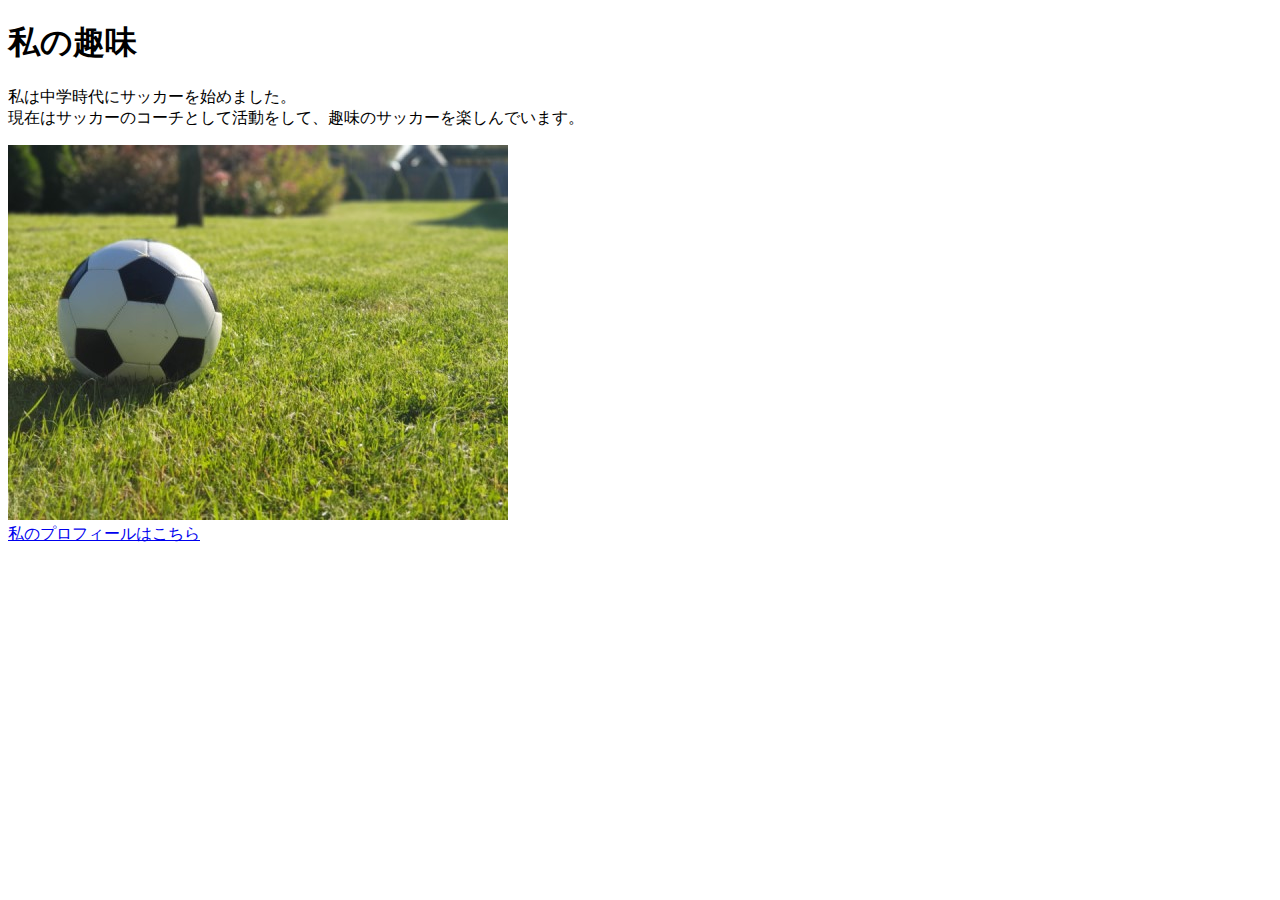
<file: kadai_005/html/kadai_005.html>
<!DOCTYPE html>
<html>
    <head>
        <title>5章課題</title>
        <meta name="description" content="このページは5章の課題です。">
        <meta charset="UTF-8">
    </head>
    <body>
        <h1>私の趣味</h1>
        <p>私は中学時代にサッカーを始めました。<br>
            現在はサッカーのコーチとして活動をして、趣味のサッカーを楽しんでいます。
        </p>
        <img src="../images/sample.jpg" alt="サッカーボールの画像">
        <br>
        <a href="https://x.com/samuraijuku">私のプロフィールはこちら</a>
    </body>
</html>
</file>
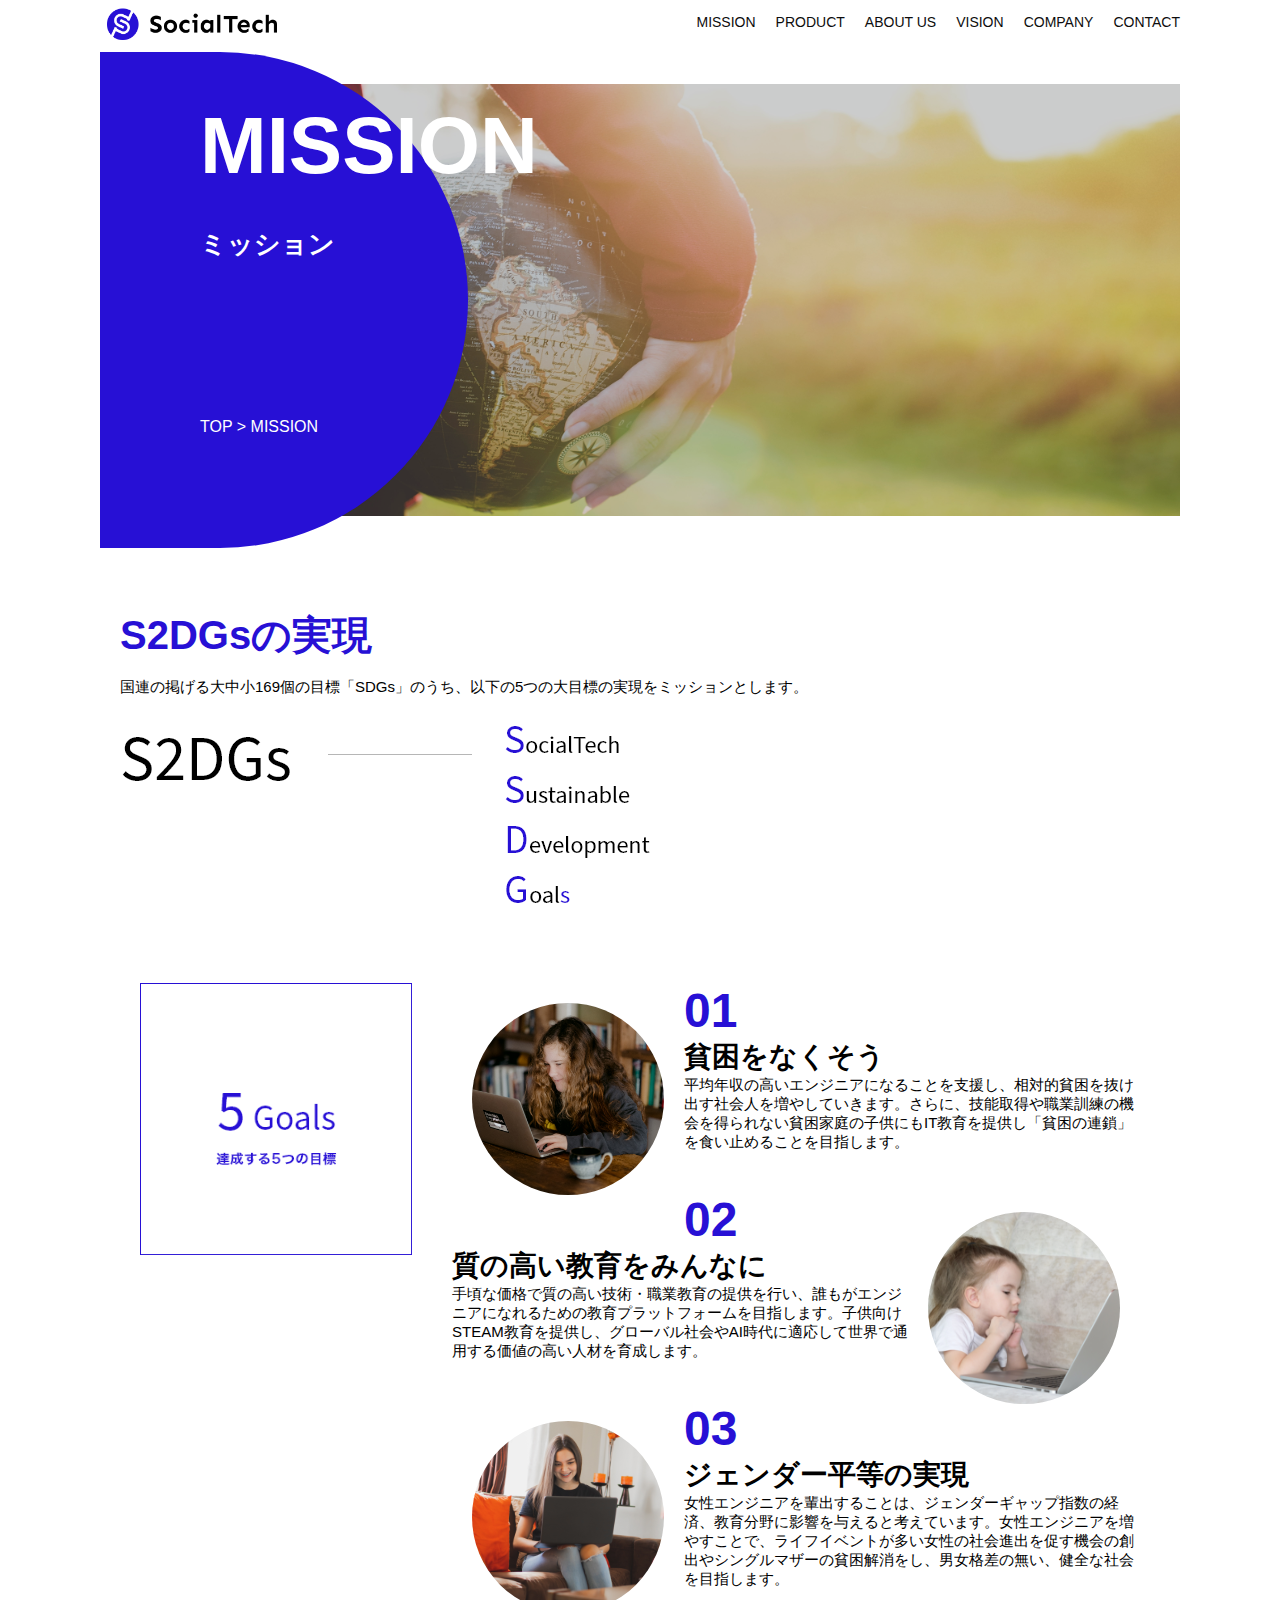
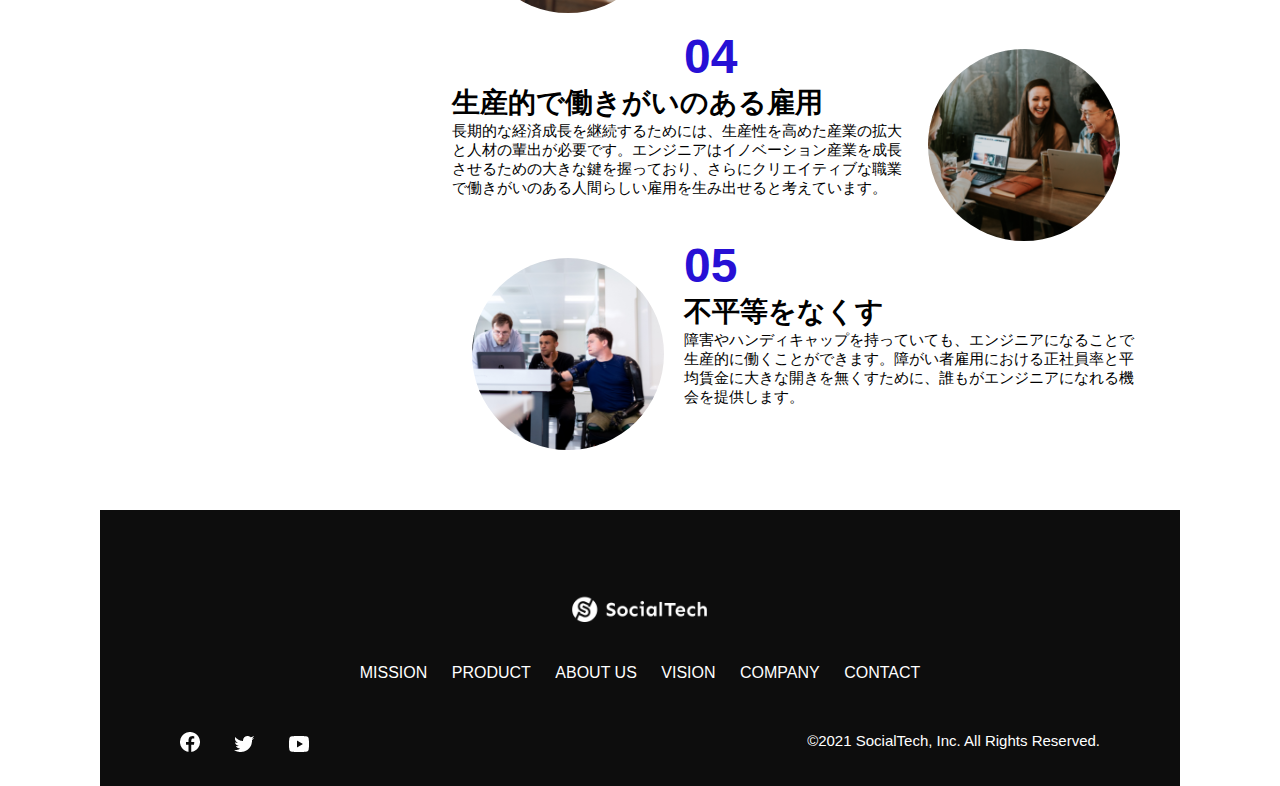
<file: kadai_tutorial_output/socialtech/mission.html>
<!DOCTYPE html>
<html>
    <head>
        <title>SocialTech - MISSION ミッション -</title>
        <meta charset="utf-8">
        <meta name="description" content="SocialTechが目指す5つの目標（S2DGs）を紹介します">
        <meta name="viewport" content="width=device-width, initial-scale=1.0">
        <link rel="stylesheet" href="style.css">
    </head>
    <body>
        <header>
            <a href="index.html" id="logo">
                <img src="images/logo.png" alt="トップページに戻る">
            </a>
            <nav id="nav-pc">
                <ul>
                    <li><a href="mission.html">MISSION</a></li>
                    <li><a href="product.html">PRODUCT</a></li>
                    <li><a href="index.html#aboutus">ABOUT US</a></li>
                    <li><a href="index.html#vision">VISION</a></li>
                    <li><a href="index.html#company">COMPANY</a></li>
                    <li><a href="index.html#contact">CONTACT</a></li>
                </ul>
            </nav>
            <button id="menu-sp" onclick="document.getElementById('nav-sp').style.display = 'block'">
                <img src="images/button-menu.png" alt="ナビゲーションを開く">
            </button>
            <div id="nav-sp">
                <button id="close" onclick="document.getElementById('nav-sp').style.display = 'none'">
                    <img src="images/button-close.png" alt="ナビゲーションを閉じる">
                </button>
                <nav>
                    <ul>
                        <li>
                            <a id="logo-sp" href="index.html" onclick="document.getElementById('nav-sp').style.display = 'none'">
                                <img src="images/logo-sp.png" alt="トップページに戻る">
                            </a>
                        </li>
                        <li><a class="menu" href="mission.html" onclick="document.getElementById('nav-sp').style.display = 'none'">
                            MISSION</a></li>
                        <li><a class="menu" href="product.html" onclick="document.getElementById('nav-sp').style.display = 'none'">
                            PRODUCT</a></li>
                        <li><a class="menu" href="index.html#aboutus" onclick="document.getElementById('nav-sp').style.display = 'none'">
                            ABOUT US</a></li>
                        <li><a class="menu" href="index.html#vision" onclick="document.getElementById('nav-sp').style.display = 'none'">
                            VISION</a></li>
                        <li><a class="menu" href="index.html#company" onclick="document.getElementById('nav-sp').style.display = 'none'">
                            COMPANY</a></li>
                        <li><a class="menu" href="index.html#contact" onclick="document.getElementById('nav-sp').style.display = 'none'">
                            CONTACT</a></li>
                    </ul>
                </nav>
                <div id="sns">
                    <a href="https://www.facebook.com/sejuku2013">
                        <img src="images/button-facebook.png" alt="Facebookのリンク">
                    </a>
                    <a href="https://twitter.com/samuraijuku">
                        <img src="images/button-twitter.png" alt="Twitterのリンク">
                    </a>
                    <a href="https://www.youtube.com/channel/UCCFOQO5aDK0xXam4cUQXT8g">
                        <img src="images/button-youtube.png" alt="YouTubeのリンク">
                    </a>
                </div>
            </div>
        </header>

        <main>
            <article>
                <section id="mission-main">
                    <div class="mission-main-inner">
                        <div id="mission-title">
                            <h1>MISSION<br><span>ミッション</span></h1>
                            <p>TOP > MISSION</p>
                        </div>
                    </div>
                </section>
                <section id="mission-s2dgs">
                    <h2 class="mission-h2">S2DGsの実現</h2>
                    <p>国連の掲げる大中小169個の目標「SDGs」のうち、以下の5つの大目標の実現をミッションとします。</p>
                    <img src="images/mission/mission-s2dgs.png" alt="S2DGs">
                </section>
                <section id="mission-five-goals">
                    <div class="five-goals-image">
                        <img src="images/mission/mission-5goals.png" alt="5Goals">
                    </div>
                    <div class="five-goals-read">
                        <div>
                            <img class="fivegoals-image-left" src="images/mission/mission-5goals01.png" 
                                alt="PCを操作する女の子">
                            <span class="fivegoals-number">01</span>
                            <h3 class="fivegoals-h3">貧困をなくそう</h3>
                            <p class="fivegoals-p">
                                平均年収の高いエンジニアになることを支援し、相対的貧困を抜け出す社会人を増やしていきます。さらに、技能取得や職業訓練の機会を得られない貧困家庭の子供にもIT教育を提供し「貧困の連鎖」を食い止めることを目指します。
                            </p>
                        </div>
                        <div>
                            <img class="fivegoals-image-right" src="images/mission/mission-5goals02.png" 
                                alt="PCを見つめる小さい女の子">
                            <span class="fivegoals-number">02</span>
                            <h3 class="fivegoals-h3">質の高い教育をみんなに</h3>
                            <p class="fivegoals-p">
                                手頃な価格で質の高い技術・職業教育の提供を行い、誰もがエンジニアになれるための教育プラットフォームを目指します。子供向けSTEAM教育を提供し、グローバル社会やAI時代に適応して世界で通用する価値の高い人材を育成します。
                            </p>
                        </div>
                        <div>
                            <img class="fivegoals-image-left" src="images/mission/mission-5goals03.png" 
                                alt="PCを操作する女性">
                            <span class="fivegoals-number">03</span>
                            <h3 class="fivegoals-h3">ジェンダー平等の実現</h3>
                            <p class="fivegoals-p">
                                女性エンジニアを輩出することは、ジェンダーギャップ指数の経済、教育分野に影響を与えると考えています。女性エンジニアを増やすことで、ライフイベントが多い女性の社会進出を促す機会の創出やシングルマザーの貧困解消をし、男女格差の無い、健全な社会を目指します。</p>
                        </div>
                        <div>
                            <img class="fivegoals-image-right" src="images/mission/mission-5goals04.png" 
                                alt="笑顔で話し合う3人の男女">
                            <span class="fivegoals-number">04</span>
                            <h3 class="fivegoals-h3">生産的で働きがいのある雇用</h3>
                            <p class="fivegoals-p">
                                長期的な経済成長を継続するためには、生産性を高めた産業の拡大と人材の輩出が必要です。エンジニアはイノベーション産業を成長させるための大きな鍵を握っており、さらにクリエイティブな職業で働きがいのある人間らしい雇用を生み出せると考えています。
                            </p>
                        </div>
                        <div>
                            <img class="fivegoals-image-left" src="images/mission/mission-5goals05.png" 
                                alt="障害を持つ男性が生き生きと働く様子">
                            <span class="fivegoals-number">05</span>
                            <h3 class="fivegoals-h3">不平等をなくす</h3>
                            <p class="fivegoals-p">
                                障害やハンディキャップを持っていても、エンジニアになることで生産的に働くことができます。障がい者雇用における正社員率と平均賃金に大きな開きを無くすために、誰もがエンジニアになれる機会を提供します。
                            </p>
                        </div>
                    </div>
                </section>
            </article>
        </main>

        <footer>
            <div id="footer-logo">
                <img src="images/logo-sp.png" alt="SocialTech">
            </div>
            <div id="footer-link">
                <a href="mission.html">MISSION</a>
                <a href="product.html">PRODUCT</a>
                <a href="index.html#aboutus">ABOUT US</a>
                <a href="index.html#vision">VISION</a>
                <a href="index.html#company">COMPANY</a>
                <a href="index.html#contact">CONTACT</a>
            </div>
            <div id="sns-footer">
                <div class="sns-btns">
                    <a href="https://www.facebook.com/sejuku2013"><img src="images/button-facebook.png" alt="Facebookのリンク"></a>
                    <a href="https://twitter.com/samuraijuku"><img src="images/button-twitter.png" alt="Twitterのリンク"></a>
                    <a href="https://www.youtube.com/channel/UCCFOQO5aDK0xXam4cUQXT8g">
                        <img src="images/button-youtube.png" alt="YouTubeのリンク">
                    </a>
                </div>
                <p id="copyright">&copy;2021 SocialTech, Inc. All Rights Reserved.</p>
            </div>
        </footer>
    </body>
</html>
</file>
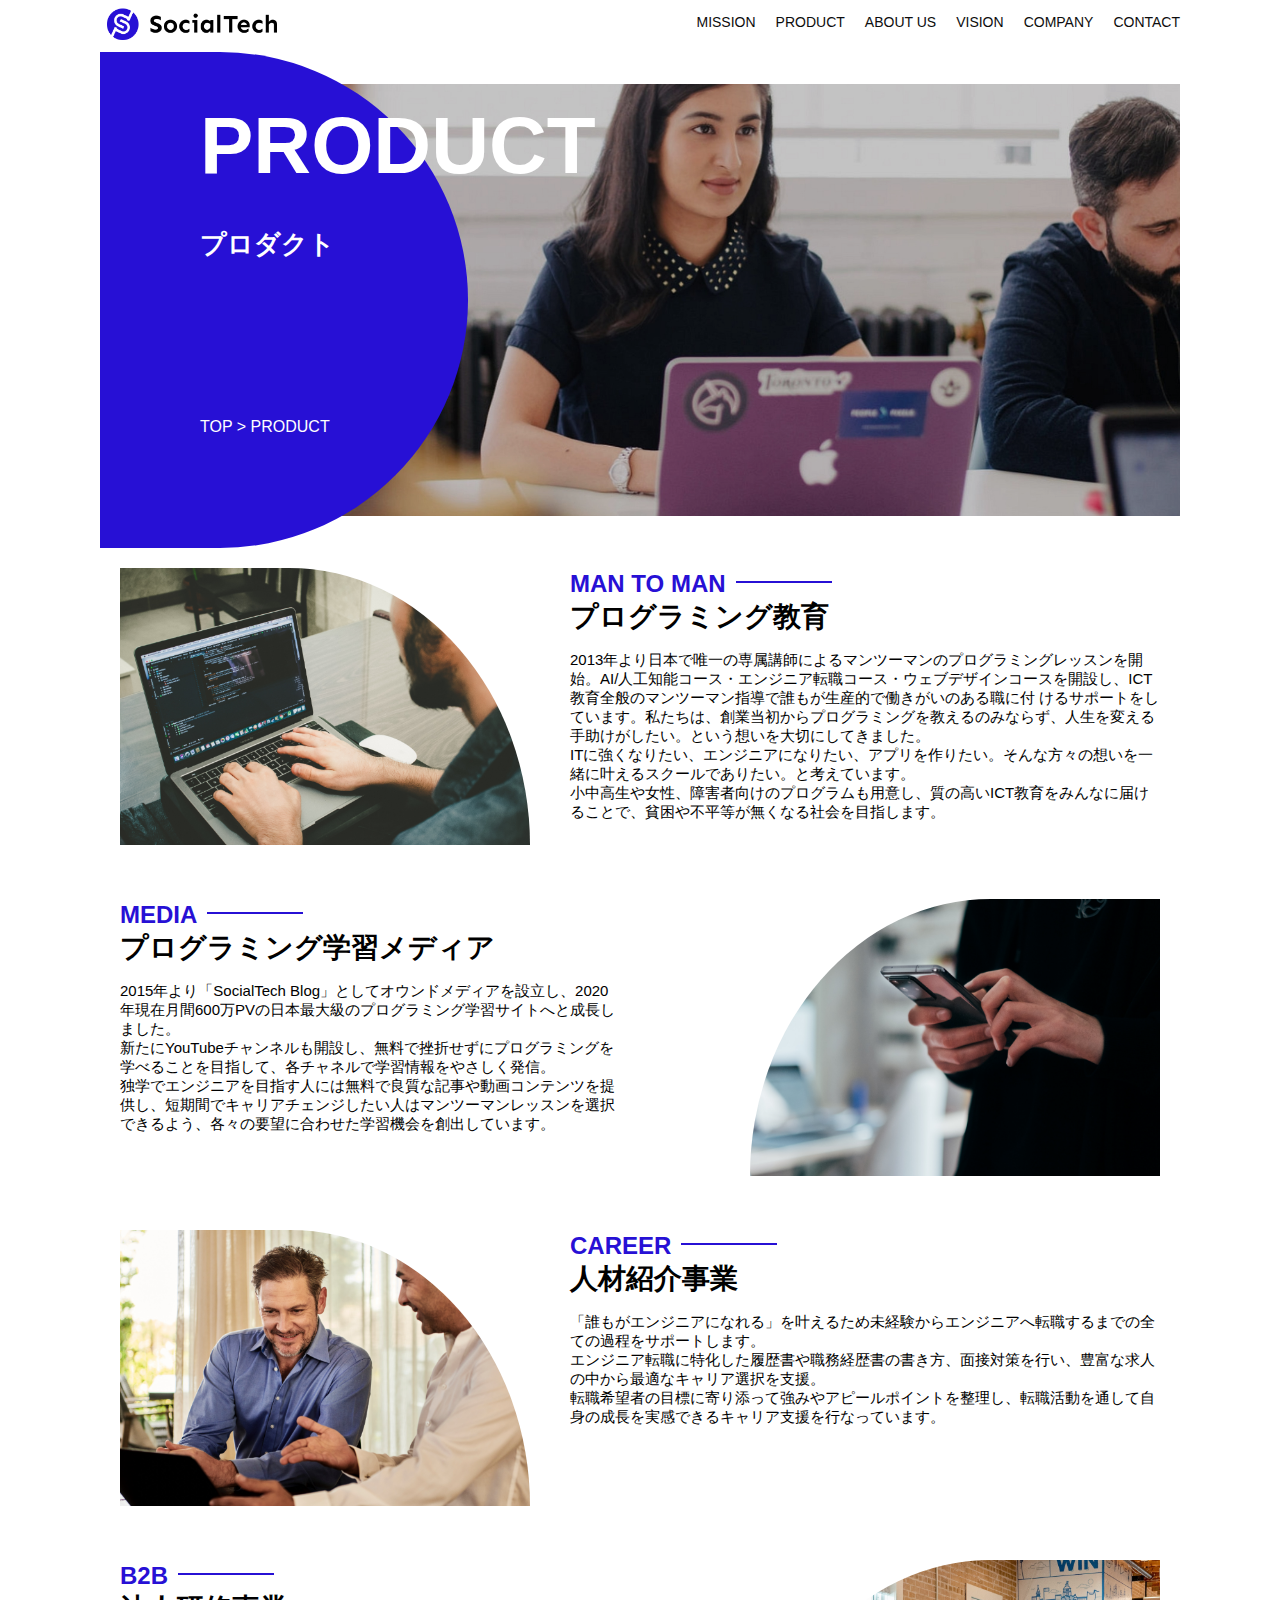
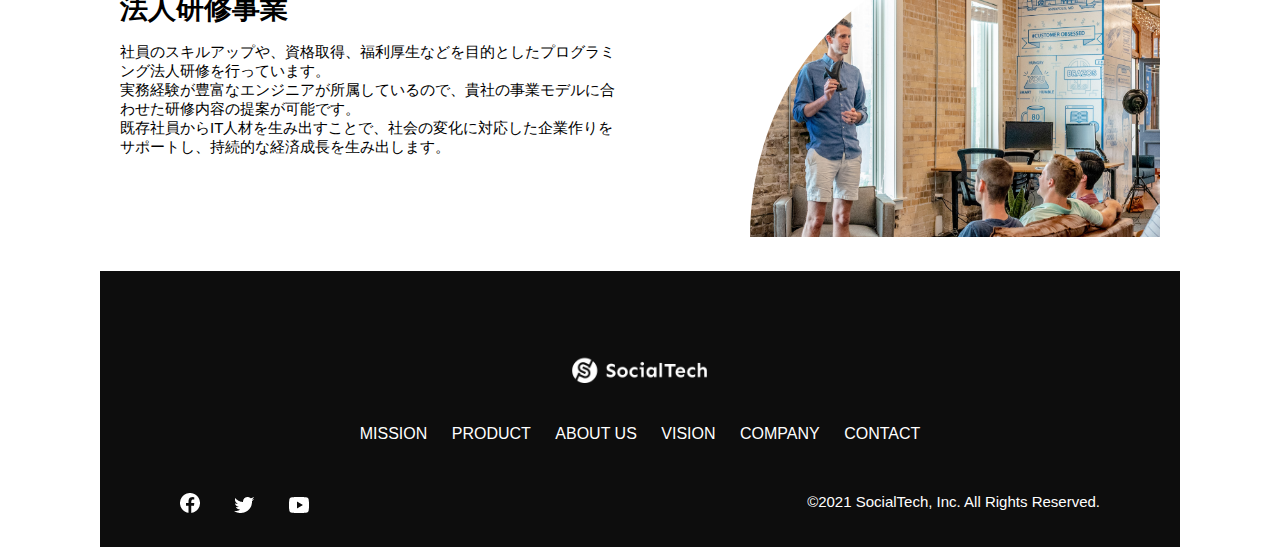
<file: kadai_tutorial_output/socialtech/product.html>
<!DOCTYPE html>
<html>
    <head>
        <title>SocialTech - PRODUCT プロダクト -</title>
        <meta charset="utf-8">
        <meta name="description" content="SocialTechの4つのプロダクトを紹介します">
        <meta name="viewport" content="width=device-width, initial-scale=1.0">
        <link rel="stylesheet" href="style.css">
    </head>
    <body>
        <header>
            <a href="index.html" id="logo">
                <img src="images/logo.png" alt="トップページに戻る">
            </a>
            <nav id="nav-pc">
                <ul>
                    <li><a href="mission.html">MISSION</a></li>
                    <li><a href="product.html">PRODUCT</a></li>
                    <li><a href="index.html#aboutus">ABOUT US</a></li>
                    <li><a href="index.html#vision">VISION</a></li>
                    <li><a href="index.html#company">COMPANY</a></li>
                    <li><a href="index.html#contact">CONTACT</a></li>
                </ul>
            </nav>
            <button id="menu-sp" onclick="document.getElementById('nav-sp').style.display = 'block'">
                <img src="images/button-menu.png" alt="ナビゲーションを開く">
            </button>
            <div id="nav-sp">
                <button id="close" onclick="document.getElementById('nav-sp').style.display = 'none'">
                    <img src="images/button-close.png" alt="ナビゲーションを閉じる">
                </button>
                <nav>
                    <ul>
                        <li>
                            <a id="logo-sp" href="index.html" onclick="document.getElementById('nav-sp').style.display = 'none'">
                                <img src="images/logo-sp.png" alt="トップページに戻る">
                            </a>
                        </li>
                        <li><a class="menu" href="mission.html" onclick="document.getElementById('nav-sp').style.display = 'none'">
                            MISSION</a></li>
                        <li><a class="menu" href="product.html" onclick="document.getElementById('nav-sp').style.display = 'none'">
                            PRODUCT</a></li>
                        <li><a class="menu" href="index.html#aboutus" onclick="document.getElementById('nav-sp').style.display = 'none'">
                            ABOUT US</a></li>
                        <li><a class="menu" href="index.html#vision" onclick="document.getElementById('nav-sp').style.display = 'none'">
                            VISION</a></li>
                        <li><a class="menu" href="index.html#company" onclick="document.getElementById('nav-sp').style.display = 'none'">
                            COMPANY</a></li>
                        <li><a class="menu" href="index.html#contact" onclick="document.getElementById('nav-sp').style.display = 'none'">
                            CONTACT</a></li>
                    </ul>
                </nav>
                <div id="sns">
                    <a href="https://www.facebook.com/sejuku2013">
                        <img src="images/button-facebook.png" alt="Facebookのリンク">
                    </a>
                    <a href="https://twitter.com/samuraijuku">
                        <img src="images/button-twitter.png" alt="Twitterのリンク">
                    </a>
                    <a href="https://www.youtube.com/channel/UCCFOQO5aDK0xXam4cUQXT8g">
                        <img src="images/button-youtube.png" alt="YouTubeのリンク">
                    </a>
                </div>
            </div>
        </header>

        <main>
            <article>
                <section id="product-main">
                    <div class="product-main-inner">
                        <div id="product-title">
                            <h1>PRODUCT<br><span>プロダクト</span></h1>
                            <p>TOP > PRODUCT</p>
                        </div>
                    </div>
                </section>
                <section class="product-section product-section-left">
                    <div class="product-section-img">
                        <img src="images/product/product-mantoman.png" alt="PCでコードを書く男性">
                    </div>
                    <div class="product-read">
                        <h2 class="product-h2">MAN TO MAN</h2>
                        <h3 class="product-h3">プログラミング教育</h3>
                        <p>
                            2013年より日本で唯一の専属講師によるマンツーマンのプログラミングレッスンを開始。AI/人工知能コース・エンジニア転職コース・ウェブデザインコースを開設し、ICT教育全般のマンツーマン指導で誰もが生産的で働きがいのある職に付
                            けるサポートをしています。私たちは、創業当初からプログラミングを教えるのみならず、人生を変える手助けがしたい。という想いを大切にしてきました。<br>
                            ITに強くなりたい、エンジニアになりたい、アプリを作りたい。そんな方々の想いを一緒に叶えるスクールでありたい。と考えています。<br>
                            小中高生や女性、障害者向けのプログラムも用意し、質の高いICT教育をみんなに届けることで、貧困や不平等が無くなる社会を目指します。
                        </p>
                    </div>
                </section>
                <section class="product-section product-section-right">
                    <div class="product-read">
                        <h2 class="product-h2">MEDIA</h2>
                        <h3 class="product-h3">プログラミング学習メディア</h3>
                        <p>
                            2015年より「SocialTech Blog」としてオウンドメディアを設立し、2020年現在月間600万PVの日本最大級のプログラミング学習サイトへと成長しました。<br>
                            新たにYouTubeチャンネルも開設し、無料で挫折せずにプログラミングを学べることを目指して、各チャネルで学習情報をやさしく発信。<br>
                            独学でエンジニアを目指す人には無料で良質な記事や動画コンテンツを提供し、短期間でキャリアチェンジしたい人はマンツーマンレッスンを選択できるよう、各々の要望に合わせた学習機会を創出しています。
                        </p>
                    </div>
                    <div class="product-section-img">
                        <img src="images/product/product-media.png" alt="スマートフォンを操作する人">
                    </div>
                </section>
                <section class="product-section product-section-left">
                    <div class="product-section-img">
                        <img src="images/product/product-career.png" alt="笑顔で話し合う2人の男性">
                    </div>
                    <div class="product-read">
                        <h2 class="product-h2">CAREER</h2>
                        <h3 class="product-h3">人材紹介事業</h3>
                        <p>
                            「誰もがエンジニアになれる」を叶えるため未経験からエンジニアへ転職するまでの全ての過程をサポートします。<br>
                            エンジニア転職に特化した履歴書や職務経歴書の書き方、面接対策を行い、豊富な求人の中から最適なキャリア選択を支援。<br>
                            転職希望者の目標に寄り添って強みやアピールポイントを整理し、転職活動を通して自身の成長を実感できるキャリア支援を行なっています。<br>
                        </p>
                    </div>
                </section>
                <section class="product-section product-section-right">
                    <div class="product-read">
                        <h2 class="product-h2">B2B</h2>
                        <h3 class="product-h3">法人研修事業</h3>
                        <p>
                            社員のスキルアップや、資格取得、福利厚生などを目的としたプログラミング法人研修を行っています。<br>
                            実務経験が豊富なエンジニアが所属しているので、貴社の事業モデルに合わせた研修内容の提案が可能です。<br>
                            既存社員からIT人材を生み出すことで、社会の変化に対応した企業作りをサポートし、持続的な経済成長を生み出します。
                        </p>
                    </div>
                    <div class="product-section-img">
                        <img src="images/product/product-b2b.png" alt="講演中の男性とそれを聴く人々">
                    </div>
                </section>
            </article>
        </main>

        <footer>
            <div id="footer-logo">
                <img src="images/logo-sp.png" alt="SocialTech">
            </div>
            <div id="footer-link">
                <a href="mission.html">MISSION</a>
                <a href="product.html">PRODUCT</a>
                <a href="index.html#aboutus">ABOUT US</a>
                <a href="index.html#vision">VISION</a>
                <a href="index.html#company">COMPANY</a>
                <a href="index.html#contact">CONTACT</a>
            </div>
            <div id="sns-footer">
                <div class="sns-btns">
                    <a href="https://www.facebook.com/sejuku2013"><img src="images/button-facebook.png" alt="Facebookのリンク"></a>
                    <a href="https://twitter.com/samuraijuku"><img src="images/button-twitter.png" alt="Twitterのリンク"></a>
                    <a href="https://www.youtube.com/channel/UCCFOQO5aDK0xXam4cUQXT8g">
                        <img src="images/button-youtube.png" alt="YouTubeのリンク">
                    </a>
                </div>
                <p id="copyright">&copy;2021 SocialTech, Inc. All Rights Reserved.</p>
            </div>
        </footer>
    </body>
</html>
</file>
<file: kadai_tutorial_output/socialtech/style.css>
/* 共通スタイル */
* {
    box-sizing: border-box;
}
p {
    font-size: 15px;
}
body {
    max-width: 1080px;
    margin: 0 auto 0 auto;
    font-family: "Source Sans Pro", "Hiragino Kaku Gothic ProN", Meiryo, Arial, sans-serif;
}
/* ヘッダー */
header {
    display: flex;
    justify-content: space-between;
}
/* ナビゲーション */
#nav-pc {
    font-size: 14px;
}
#nav-pc ul {
    display: flex;
    padding-left: 0;
}
#nav-pc li {
    list-style: none;
}
#nav-pc a {
    text-decoration: none;
    margin-left: 20px;
    color: #0d0d0d;
}
#nav-pc a:hover {
    text-decoration: underline;
}
/* メイン */
#main-visual {
    position: relative;
    height: 400px;
}
#main-message {
    position: absolute;
    top: 0;
    left: 0;
    background-color: #2710d5;
    color: #ffffff;
    border-radius: 0 0 476px 0;
    max-width: 620px;
    width: 100%;
    height: 100%;
    z-index: 11;
}
#main-message > h1 {
    font-size: 60px;
    margin: 100px 0 0 50px;
}
#main-message > p {
    font-size: 28px;
    margin: 0 0 0 50px;
}
/* メインビジュアル */
#main-visual > img {
    position: absolute;
    top: 0;
    right: 0;
    max-width: 620px;
    border-radius: 476px 0 0 0;
    z-index: 10;
}
/* 見出し */
h2 {
    margin: 40px 0 0 0;
}
h2::after {
    content: url("images/line.png");
    margin-left: 10px;
}
h3 {
    font-size: 27px;
}
/* ミッション */
#mission {
    margin: 80px auto 80px auto;
}
#mission-flex {
    display: flex;
}
#mission-flex > div {
    width: 50%;
    margin: 20px;
}
#mission-photo {
    width: 100%;
}
#s2dgs {
    margin-top: 50px;
    width: 100%;
}
/* プロダクト */
#product {
    background-color: #fafafa;
    margin: 80px 0 80px 0;
    padding: 10px 40px 0px 40px;
}
#product .product-flex {
    margin-top: 40px;
    display: flex;
}
#product-left {
    width: 50%;
    margin-right: 20px;
}
#product-right {
    width: 50%;
    margin-left: 20px;
    margin-top: 80px;
}
#product-left > div {
    position: relative;
    height: 480px;
    margin-right: 20px;
}
#product-right > div {
    position: relative;
    height: 480px;
    margin-left: 20px;
}
.product-photo {
    width: 100%;
}
.product-explain {
    background-color: #ffffff;
    position: absolute;
    left: 0;
    bottom: 50px;
    margin: 0 40px 0 40px;
    padding: 20px;
    box-shadow: 5px 5px 10px rgba(0, 0, 0, 0.05);
}
.product-explain > span {
    color: #2710d5;
    font-weight: bold;
    font-size: 16px;
    margin: 0;
}
.product-explain > h3 {
    margin: 5px 0 5px 0;
}
.product-explain > p {
    font-size: 14px;
    margin: 0;
}
#product-more {
    text-align: center;
}
#product-more a {
    position: relative;
    bottom: -42px;
}
/* ABOUT US */
#aboutus {
    margin: 80px auto 80px auto;
}
#aboutus > div {
    display: flex;
}
.culture-img {
    width: 50%;
    align-self: flex-start;
}
.culture-img2 {
    margin-top: 50px;
    width: 100%;
}
.culture-table {
    margin-right: 50px;
}
.culture-num {
    font-size: 80px;
    color: #2710d5;
    padding: 0 20px 0 0;
}
.culture-table th {
    text-align: left;
    font-size: 28px;
    font-weight: bold;
}
.culture-en {
    color: #2710d5;
    font-size: 24px;
}
.culture-description {
    margin: 0;
}
/* ビジョン */
#vision {
    margin: 80px auto 80px auto;
}
#vision > div {
    display: flex;
    justify-content: space-between;
    flex-wrap: wrap;
}
.vision-box {
    width: 300px;
    height: 300px;
    margin-bottom: 30px;
    position: relative;
}
.vision-box > img {
    width: 100%;
    position: relative;
    z-index: 30;
}
.vision-box > div {
    position: absolute;
    top: 0;
    left: 0;
    z-index: 31;
    margin-right: 20px;
}
.vision-box > div > h4 {
    color: #2710d5;
    font-size: 19px;
    margin-top: 80px;
}
.vision-box > div > h4::first-letter {
    font-size: 40px;
}
.vision-box > div > h5 {
    font-size: 20px;
    margin: 0 0 0 0;
}
.vision-box > div > p {
    margin: 10px 0 0 0;
}
/* カンパニー */
#company {
    margin: 80px auto 80px auto;
}
#company-table {
    width: 100%;
}
.tableheader {
    text-align: left;
    padding: 20px;
    border-bottom-color: #2710d5;
    border-bottom-width: 1px;
    border-bottom-style: solid;
    width: 100px;
}
.tableheader-first {
    border-top-color: #2710d5;
    border-top-width: 1px;
    border-top-style: solid;
}
.cell {
    padding: 30px;
    border-bottom-color: #ececec;
    border-bottom-width: 1px;
    border-bottom-style: solid;
}
.cell-first {
    border-top-color: #ececec;
    border-top-width: 1px;
    border-top-style: solid;
}
#company > iframe {
    width: 100%;
    height: 368px;
    margin-top: 40px;
}
/* コンタクト */
#contact {
    margin: 80px auto 80px auto;
}
#contact > form > div {
    display: flex;
    flex-direction: row;
    flex-wrap: wrap;
    padding-bottom: 30px;
}
.contact-heading {
    width: 240px;
    align-self: center;
}
.contact-label {
    font-weight: bold;
}
.contact-span {
    color: #ce2222;
    margin-left: 20px;
    font-weight: bold;
}
.contact-textbox {
    border-top: 0px;
    border-left: 0px;
    border-right: 0px;
    border-bottom-width: 1px;
    border-bottom-color: #707070;
    border-style: solid;
    background-color: #fafafa;
    width: 400px;
    height: 56px;
}
.contact-textarea {
    border-top: 0px;
    border-left: 0px;
    border-right: 0px;
    border-bottom-width: 1px;
    border-bottom-color: #707070;
    background-color: #fafafa;
    width: 400px;
    height: 200px;
}
#contact dt {
    font-weight: bold;
}
#contact dd {
    margin: 0 0 16px 0;
}
#contact dd p {
    margin: 0;
}
#contact dd ul {
    padding-left: 0;
}
#contact dd li {
    margin-bottom: 0;
    list-style: none;
}
/* フッター */
footer {
    background-color: #0d0d0d;
    text-align: center;
    padding: 80px 80px 30px 80px;
}
#footer-logo {
    margin-bottom: 30px;
}
#footer-link {
    margin-bottom: 50px;
}
#footer-link > a {
    text-decoration: none;
    margin: 10px;
    color: #ffffff;
}
#footer-link > a:hover {
    text-decoration: underline;
}
#sns-footer {
    display: flex;
    justify-content: space-between;
    text-align: left;
}
#sns-footer a {
    margin-right: 30px;
}
#copyright {
    color: #ffffff;
    margin: 0;
}

/***************/
/*** MISSION ***/
/***************/
.mission-main-inner {
    background-image: url("images/mission/mission-main.png");
    background-repeat: no-repeat;
    background-position-y: center;
}
#mission-title {
    background-color: #2710d5;
    width: 368px;
    color: #ffffff;
    height: 496px;
    border-radius: 0 248px 248px 0;
    position: relative;
}
#mission-title h1 {
    position: absolute;
    top: 0;
    left: 100px;
    font-size: 80px;
    line-height: 1;
}
#mission-title h1 span {
    font-size: 26px;
}
#mission-title > p {
    position: absolute;
    top: 350px;
    left: 100px;
    font-size: 16px;
}
#mission-s2dgs {
    padding: 20px;
}
.mission-h2 {
    color: #2710d5;
    font-size: 40px;
}
.mission-h2::after {
    content: none;
}
#mission-five-goals {
    padding: 20px;
    display: flex;
}
#mission-five-goals .five-goals-image {
    width: 30%;
    padding: 20px;
}
#mission-five-goals .five-goals-image img {
    width: 100%;
}
#mission-five-goals .five-goals-read {
    width: 70%;
    padding: 20px;
}
#mission-five-goals .five-goals-read > div {
    margin-bottom: 40px;
}
.fivegoals-image-right {
    float: right;
    margin: 20px;
}
.fivegoals-image-left {
    float: left;
    margin: 20px;
}
.fivegoals-number {
    color: #2710d5;
    font-size: 48px;
    font-weight: bold;
    margin: 0;
}
.fivegoals-h3 {
    font-size: 28px;
    margin: 0;
}
.fivegoals-p {
    margin: 0;
}

/***************/
/*** PRODUCT ***/
/***************/
.product-main-inner {
    background-image: url("images/product/product-main.png");
    background-repeat: no-repeat;
    background-position-y: center;
}
#product-title {
    background-color: #2710d5;
    width: 368px;
    color: #ffffff;
    height: 496px;
    border-radius: 0 248px 248px 0;
    position: relative;
}
#product-title h1 {
    position: absolute;
    top: 0;
    left: 100px;
    font-size: 80px;
    line-height: 1;
}
#product-title h1 span {
    font-size: 26px;
}
#product-title > p {
    position: absolute;
    top: 350px;
    left: 100px;
    font-size: 16px;
}
.product-section {
    display: flex;
    padding: 20px 20px 0;
}
.product-section .product-section-img {
    width: 450px;
}
.product-section-left .product-section-img img {
    width: 100%;
    padding: 0 40px 30px 0;
    border-radius: 0 432px 0 0;
}
.product-section-left .product-read {
    width: 50%;
    flex-grow: 1;
}
.product-section-left .product-read p {
    margin-bottom: 0;
}
.product-section-right {
    justify-content: space-between;
}
.product-section-right .product-section-img img {
    width: 100%;
    padding: 0 0 30px 40px;
    border-radius: 432px 0 0 0;
}
.product-section-right .product-read {
    width: 500px;
}
.product-h2 {
    color: #2710d5;
    font-size: 24px;
    margin: 0;
}
.product-h3 {
    font-size: 28px;
    margin: 0;
}

/* スマホ用非表示 */
#nav-sp, #menu-sp {
    display: none;
}
/***************/
/*** スマホ用 ***/
/***************/
@media screen and (max-width: 767px) {
    #nav-pc {
        display: none;
    }
    #menu-sp {
        display: block;
        background-color: transparent;
        float: right;
        padding: 0;
        border: none;
    }
    #nav-sp {
        background-color: #2710d5;
        position: fixed;
        left: 0;
        top: 0;
        width: 100%;
        height: 100%;
        display: none;
        z-index: 100;
    }
    #close {
        position: absolute;
        top: 20px;
        right: 20px;
        background-color: transparent;
        border: none;
    }
    #nav-sp nav ul {
        padding-left: 0;
    }
    #nav-sp nav li {
        list-style: none;
    }
    #logo-sp {
        margin: 80px 0 30px 20px;
    }
    #nav-sp nav a {
        display: block;
        color: #ffffff;
    }
    #nav-sp nav a:hover {
        text-decoration: underline;
    }
    #nav-sp .menu {
        text-decoration: none;
        margin: 0 20px 0 20px;
        height: 44px;
        font-size: 16px;
        background-image: url("images/arrow.png");
        background-repeat: no-repeat;
        background-position: right top;
    }
    #sns {
        position: absolute;
        bottom: 20px;
        left: 20px;
    }
    #sns > a {
        margin-right: 30px;
    }
    #main-visual {
        position: relative;
        height: 470px;
    }
    #main-visual > div {
        text-align: center;
        height: 280px;
    }
    #main-visual h1 {
        font-size: 28px;
        margin-top: 90px;
    }
    #main-visual > div > p {
        margin: 0;
        font-size: 15px;
    }
    #main-visual > img {
        width: 100%;
        border-radius: 476px 0 0 0;
        top: auto;
        bottom: 0;
    }
    h2 {
        margin: 15px 0 15px 0;
    }
    h3 {
        font-size: 24px;
        margin: 10px 0 0 0;
    }
    #mission {
        margin: 20px 0 20px 0;
        padding: 0 20px 0 20px;
    }
    #mission-flex {
        flex-direction: column;
    }
    #mission-flex > div {
        width: 100%;
        margin: 0;
    }
    #product {
        margin: 0;
        padding: 10px 20px 0 20px;
    }
    #product .product-flex {
        flex-direction: column;
        margin-top: 0;
    }
    #product-left, #product-right {
        width: 100%;
        margin: 0;
    }
    #product-left > div,
    #product-right > div {
        height: auto;
        margin: 0;
    }
    .product-explain {
        position: relative;
        margin: 0;
    }
    .product-explain > h3 {
        margin: 10px 0 10px 0;
        font-size: 24px;
    }
    #product-more {
        text-align: left;
    }
    #aboutus {
        margin: 80px 20px 80px 20px;
    }
    #aboutus > div {
        flex-direction: column;
    }
    .culture-table th {
        font-size: 16px;
    }
    .culture-table {
        margin-right: 0;
        padding-right: 20px;
        order: 2;
    }
    .culture-img {
        width: 100%;
        order: 1;
    }
    .culture-img2 {
        margin-top: 0;
    }
    .culture-num {
        padding: 0;
    }
    .culture-description {
        margin: 0;
    }
    #vision {
        margin: 80px 20px 80px 20px;
    }
    .vision-box > img {
        position: absolute;
        top: 0;
        left: 0;
    }
    .vision-box > div > h4 {
        margin: 60px 0 0 0;
    }
    #company {
        margin: 0 20px 0 20px;
    }
    #company > h3 {
        margin-bottom: 20px;
    }
    .tableheader {
        width: 50px;
    }
    .cell {
        padding: 20px;
    }
    #company > iframe {
        height: 240px;
    }
    #contact {
        margin: 80px 20px 80px 20px;
    }
    #contact > h3 {
        margin-bottom: 20px;
    }
    #contact > form > div {
        flex-direction: column;
        margin-bottom: 20px;
    }
    .contact-heading {
        align-self: auto;
        margin-bottom: 20px;
    }
    .contact-textbox {
        min-width: 300px;
        width: 100%;
    }
    .contact-textarea {
        height: 150px;
        width: 100%;
    }
    .radiobutton {
        margin-bottom: 20px;
    }
    footer {
        padding: 30px 20px 50px 20px;
        text-align: left;
    }
    #footer-link > a {
        margin: 0 20px 30px 0;
        display: block;
        background-image: url("images/arrow.png");
        background-repeat: no-repeat;
        background-position: right top;
    }
    #footer-link > a:hover {
        text-decoration: underline;
    }
    #sns-footer {
        flex-direction: column;
        justify-content: flex-start;
    }
    #copyright {
        font-size: 12px;
        margin-top: 30px;
    }
    
    /* MISSION */
    #mission-main {
        height: 256px;
        margin-top: 4%;
        position: relative;
    }
    .mission-main-inner {
        height: 80%;
        background-size: cover;
    }
    #mission-title {
        width: 136px;
        height: 256px;
        position: absolute;
        top: -10%;
    }
    #mission-title h1 {
        left: 20px;
        font-size: 40px;
    }
    #mission-title h1 span {
        font-size: 18px;
    }
    #mission-title > p {
        top: 180px;
        left: 20px;
        font-size: 13px;
    }
    .mission-h2 {
        font-size: 38px;
        margin: 0px;
    }
    .mission-h2::after {
        content: none;
    }
    #mission-s2dgs > img {
        width: 100%;
    }
    #mission-five-goals {
        flex-direction: column;
    }
    #mission-five-goals > div {
        padding: 0;
    }
    #mission-five-goals .five-goals-image,
    #mission-five-goals .five-goals-read {
        width: 100%;
        padding: 0;
    }
    #mission-five-goals .five-goals-read > div {
        display: flex;
        flex-direction: column;
    }
    .fivegoals-image-right, .fivegoals-image-left {
        align-self: center;
    }
    #product-main {
        height: 256px;
        margin-top: 4%;
        position: relative;
    }
    .product-main-inner {
        height: 80%;
        background-size: cover;
    }
    #product-title {
        width: 136px;
        height: 256px;
        position: absolute;
        top: -10%;
    }
    #product-title h1 {
        left: 20px;
        font-size: 40px;
    }
    #product-title h1 span {
        font-size: 18px;
    }
    #product-title > p {
        top: 180px;
        left: 20px;
        font-size: 13px;
    }
    .product-section {
        flex-direction: column;
    }
    .product-section .product-section-img {
        width: 100%;
    }
    .product-section .product-section-img img {
        width: 100%;
        padding: 0;
    }
    .product-section-left .product-section-img img {
        border-radius: 0 300px 0 0;
    }
    .product-section-left .product-read {
        width: 100%;
        flex-grow: 1;
    }
    .product-section-right .product-section-img img {
        order: 1;
        border-radius: 300px 0 0 0;
    }
    .product-section-right .product-read {
        order: 2;
        width: 100%;
    }
}
</file>
<file: kadai_015/style.css>
body {
    font-family: "Arial", "Meiryo", sans-serif;
    text-align: center;
}
html {
    font-size: 20px;    
}
.pink {
    color: rgb(255, 192, 203);
}
.blue {
    color: skyblue;
}
h1 {
    font-family: "Josefin Sans", sans-serif;
    font-optical-sizing: auto;
    font-weight: 400;
    font-style: normal;
    font-size: 2rem;
    letter-spacing: 1.2em;
    text-shadow: 2px 2px 2px red;
    border-bottom: solid 3px rgb(115, 115, 114)
}
#basic p {
    font-weight: bold;
}
</file>
<file: kadai_018/style.css>
#top {
    width: 800px;
    background-color: #dcc9f4;
    /* padding: 20px 0; */
    margin: 20px auto;
    text-align: center;
}
.top-child { 
    display: inline-block;
    width: 20%;
    background-color: #ffd9df;
}
#middle {
    position: relative;
    width: 800px;
    height: 800px;
    /* padding: 20px 0; */
    margin: 20px auto;
    background-color: #ffd9df;
}
#middle div{
    width: 200px;
    height: 200px;
    background-color: #87ceeb;
}
#middle-child01 {
    position: absolute;
    top: 100px;
    left: 100px;
}
#middle-child02 {
    position: absolute;
    top: 300px;
    left: 300px;
}
#middle-child03 {
    position: absolute;
    top: 500px;
    left: 500px;
}
#bottom {
    width: 800px;
    height: 300px;
    margin: 0 auto;
    background-color: #87ceeb;
}
#bottom div {
    width:  400px;
    height: 100px;
    background-color: #e5dcf0;
}
#bottom-child02 {
    position: relative;
    left: 200px;
}
#bottom-child03 {
    position: relative;
    left: 400px;
}
</file>
<file: kadai_022/style.css>
h1, p, body {
    margin: 0;
} 
p, a {
    font-size: 20px;
}
header {
    margin-bottom: 20px;
    background-color: rgb(244, 79, 79);
    text-align: center;
}
h1 {
    color: rgb(255, 255, 255);
}
main {
    margin: 10px;
}
#parent {
    display: flex;
    justify-content: space-around;
}
.contents {
    border: 3px solid rgb(238, 204, 204);
    flex-basis: 25%;
    padding: 10px 15px;
    margin: 20px 0;
    text-align: center;
}
h2 {
    font-size: 25px;
    border-bottom: dotted 3px rgb(236, 122, 122);
}
h2::before {
    content: "●";
    color: rgb(239, 111, 139);
}
.contents p:nth-of-type(2)::first-letter {
    font-weight: bold;
    color: rgb(97, 206, 249);

}
img {
    margin: 10px 0;
    width: 70%;
}
footer {
    background-color: rgb(244, 79, 79);
    text-align: center;
}
a {
    color: rgb(255, 255, 255);
}
a:visited {
    color: rgb(193, 234, 251);
}
a:hover {
    color: rgb(245, 178, 168);
}
@media screen and (max-width: 768px) {
    h2 {
        font-size: 30px;
    }
    p {
        font-size: 25px;
    }
    #parent {
        flex-direction: column;
    }
}
</file>
